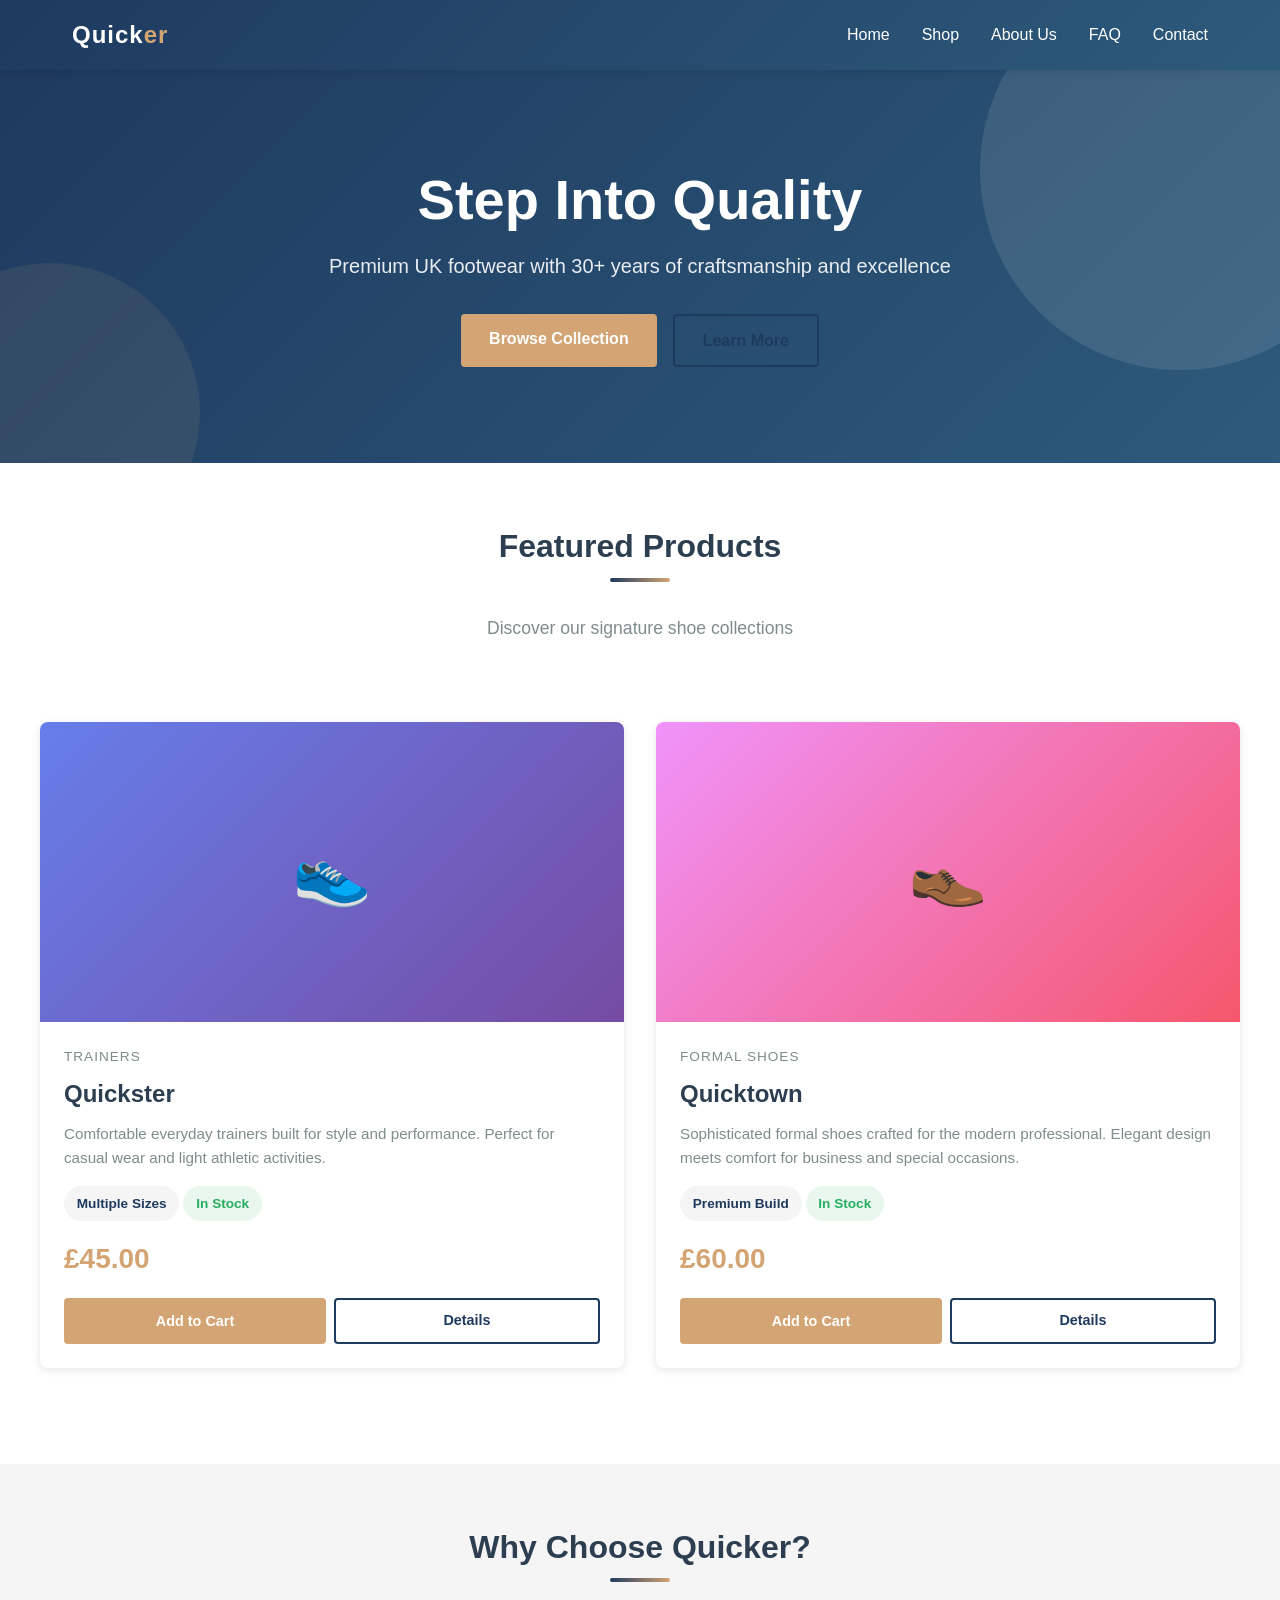
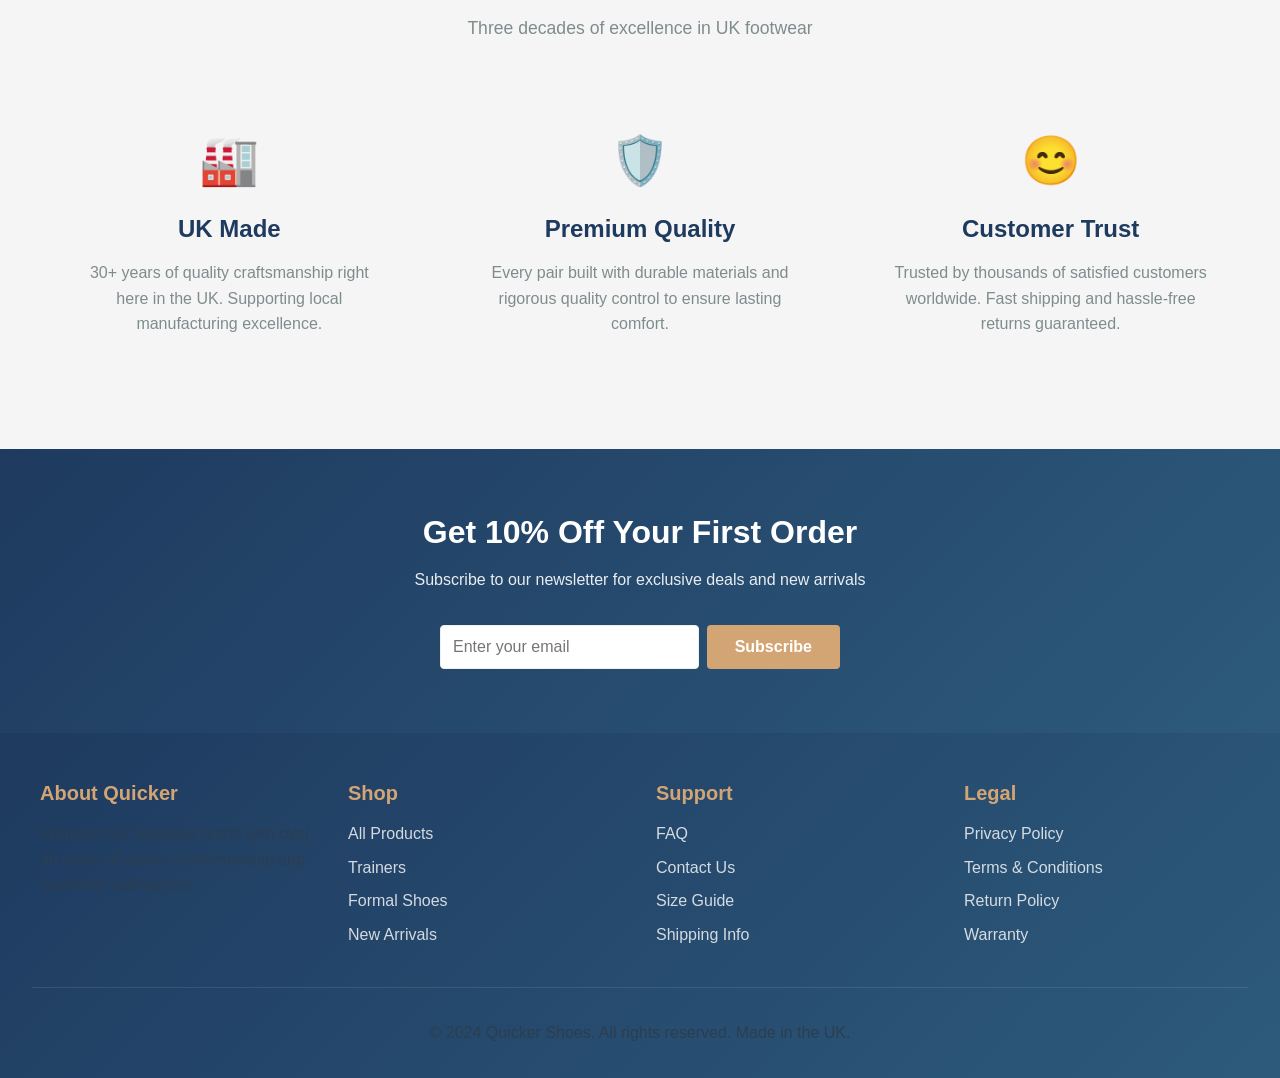
<file: index.html>
<!DOCTYPE html>
<html lang="en">
<head>
  <meta charset="UTF-8">
  <meta name="viewport" content="width=device-width, initial-scale=1.0">
  <title>Quicker Shoes - Premium UK Footwear</title>
  <link rel="stylesheet" href="assets/css/style.css">
</head>
<body>
  <!-- HEADER & NAVIGATION -->
  <header>
    <div class="navbar">
      <div class="logo">Quick<span>er</span></div>
      <div class="hamburger">
        <span></span>
        <span></span>
        <span></span>
      </div>
      <nav>
        <ul>
          <li><a href="index.html">Home</a></li>
          <li><a href="shop.html">Shop</a></li>
          <li><a href="about.html">About Us</a></li>
          <li><a href="faq.html">FAQ</a></li>
          <li><a href="contact.html">Contact</a></li>
        </ul>
      </nav>
    </div>
  </header>

  <!-- HERO SECTION -->
  <section class="hero">
    <div class="hero-content">
      <h1>Step Into Quality</h1>
      <p>Premium UK footwear with 30+ years of craftsmanship and excellence</p>
      <div class="hero-cta">
        <a href="shop.html" class="btn btn-primary">Browse Collection</a>
        <a href="#featured" class="btn btn-outline">Learn More</a>
      </div>
    </div>
  </section>

  <!-- FEATURED PRODUCTS SECTION -->
  <section id="featured">
    <div class="container">
      <div class="section-header">
        <h2>Featured Products</h2>
        <p>Discover our signature shoe collections</p>
      </div>

      <div class="product-grid">
        <!-- Quickster -->
        <div class="product-card">
          <div class="product-image" data-emoji="👟"></div>
          <div class="product-info">
            <div class="product-category">Trainers</div>
            <div class="product-name">Quickster</div>
            <div class="product-description">
              Comfortable everyday trainers built for style and performance. Perfect for casual wear and light athletic activities.
            </div>
            <div class="product-specs">
              <span class="badge">Multiple Sizes</span>
              <span class="badge badge-success">In Stock</span>
            </div>
            <div class="product-price">£45.00</div>
            <div class="product-footer">
              <button class="btn btn-primary" onclick="addToCart('Quickster', '£45.00')">Add to Cart</button>
              <a href="shop.html#quickster" class="btn btn-outline">Details</a>
            </div>
          </div>
        </div>

        <!-- Quicktown -->
        <div class="product-card">
          <div class="product-image" data-emoji="👞"></div>
          <div class="product-info">
            <div class="product-category">Formal Shoes</div>
            <div class="product-name">Quicktown</div>
            <div class="product-description">
              Sophisticated formal shoes crafted for the modern professional. Elegant design meets comfort for business and special occasions.
            </div>
            <div class="product-specs">
              <span class="badge">Premium Build</span>
              <span class="badge badge-success">In Stock</span>
            </div>
            <div class="product-price">£60.00</div>
            <div class="product-footer">
              <button class="btn btn-primary" onclick="addToCart('Quicktown', '£60.00')">Add to Cart</button>
              <a href="shop.html#quicktown" class="btn btn-outline">Details</a>
            </div>
          </div>
        </div>
      </div>
    </div>
  </section>

  <!-- FEATURES SECTION -->
  <section style="background: var(--light);">
    <div class="container">
      <div class="section-header">
        <h2>Why Choose Quicker?</h2>
        <p>Three decades of excellence in UK footwear</p>
      </div>

      <div class="features-grid">
        <div class="feature-card">
          <div class="feature-icon">🏭</div>
          <h3>UK Made</h3>
          <p>30+ years of quality craftsmanship right here in the UK. Supporting local manufacturing excellence.</p>
        </div>
        <div class="feature-card">
          <div class="feature-icon">🛡️</div>
          <h3>Premium Quality</h3>
          <p>Every pair built with durable materials and rigorous quality control to ensure lasting comfort.</p>
        </div>
        <div class="feature-card">
          <div class="feature-icon">😊</div>
          <h3>Customer Trust</h3>
          <p>Trusted by thousands of satisfied customers worldwide. Fast shipping and hassle-free returns guaranteed.</p>
        </div>
      </div>
    </div>
  </section>

  <!-- NEWSLETTER SECTION -->
  <section style="background: linear-gradient(135deg, var(--primary) 0%, var(--secondary) 100%); color: white; text-align: center;">
    <div class="container">
      <h2>Get 10% Off Your First Order</h2>
      <p style="color: rgba(255, 255, 255, 0.9); margin-bottom: 2rem;">Subscribe to our newsletter for exclusive deals and new arrivals</p>
      <form style="max-width: 400px; margin: 0 auto;">
        <div style="display: flex; gap: 0.5rem;">
          <input type="email" placeholder="Enter your email" required style="flex: 1; background: white; color: var(--text-dark);">
          <button type="submit" class="btn btn-primary">Subscribe</button>
        </div>
      </form>
    </div>
  </section>

  <!-- FOOTER -->
  <footer>
    <div class="footer-content">
      <div class="footer-section">
        <h4>About Quicker</h4>
        <p>Premium UK footwear brand with over 30 years of quality craftsmanship and customer satisfaction.</p>
      </div>
      <div class="footer-section">
        <h4>Shop</h4>
        <ul>
          <li><a href="shop.html">All Products</a></li>
          <li><a href="shop.html">Trainers</a></li>
          <li><a href="shop.html">Formal Shoes</a></li>
          <li><a href="shop.html">New Arrivals</a></li>
        </ul>
      </div>
      <div class="footer-section">
        <h4>Support</h4>
        <ul>
          <li><a href="faq.html">FAQ</a></li>
          <li><a href="contact.html">Contact Us</a></li>
          <li><a href="#">Size Guide</a></li>
          <li><a href="#">Shipping Info</a></li>
        </ul>
      </div>
      <div class="footer-section">
        <h4>Legal</h4>
        <ul>
          <li><a href="#">Privacy Policy</a></li>
          <li><a href="#">Terms & Conditions</a></li>
          <li><a href="#">Return Policy</a></li>
          <li><a href="#">Warranty</a></li>
        </ul>
      </div>
    </div>
    <div class="footer-bottom">
      <p>&copy; 2024 Quicker Shoes. All rights reserved. Made in the UK.</p>
    </div>
  </footer>

  <script src="assets/js/script.js"></script>
</body>
</html>
</file>
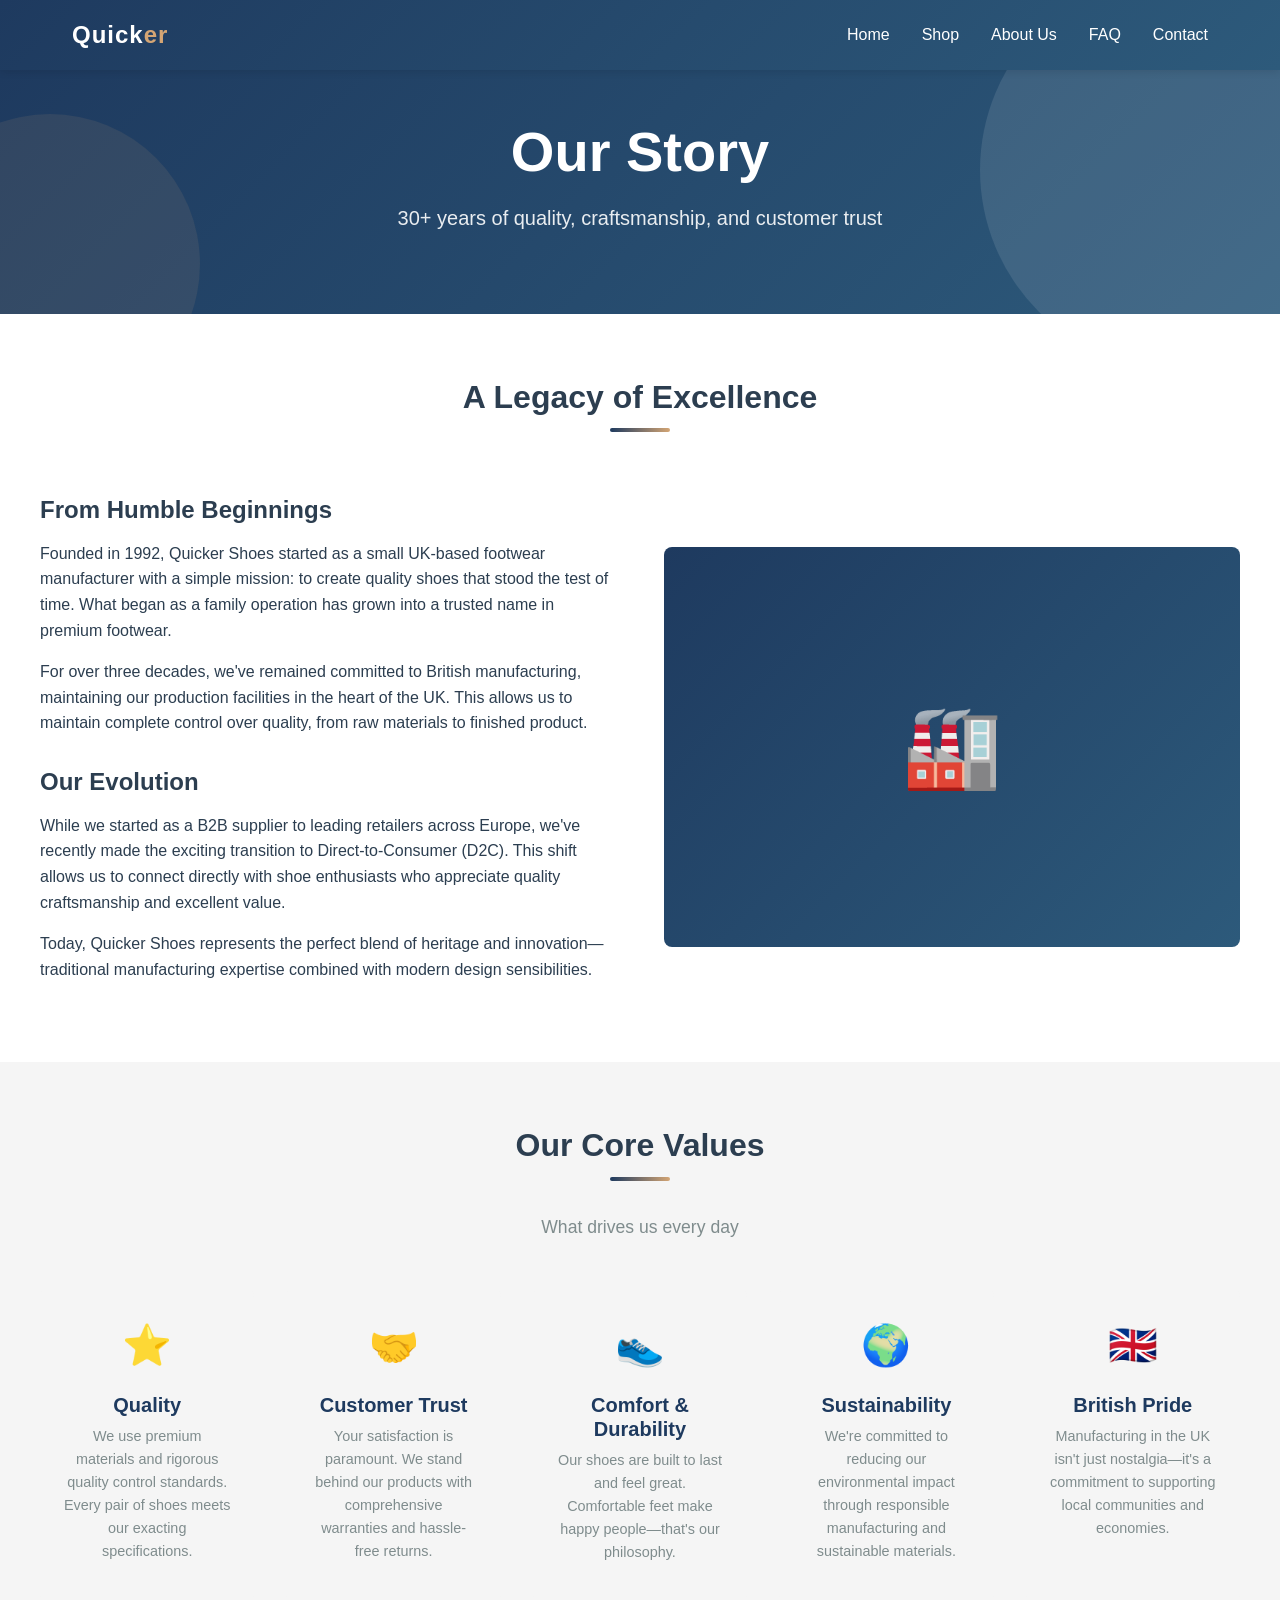
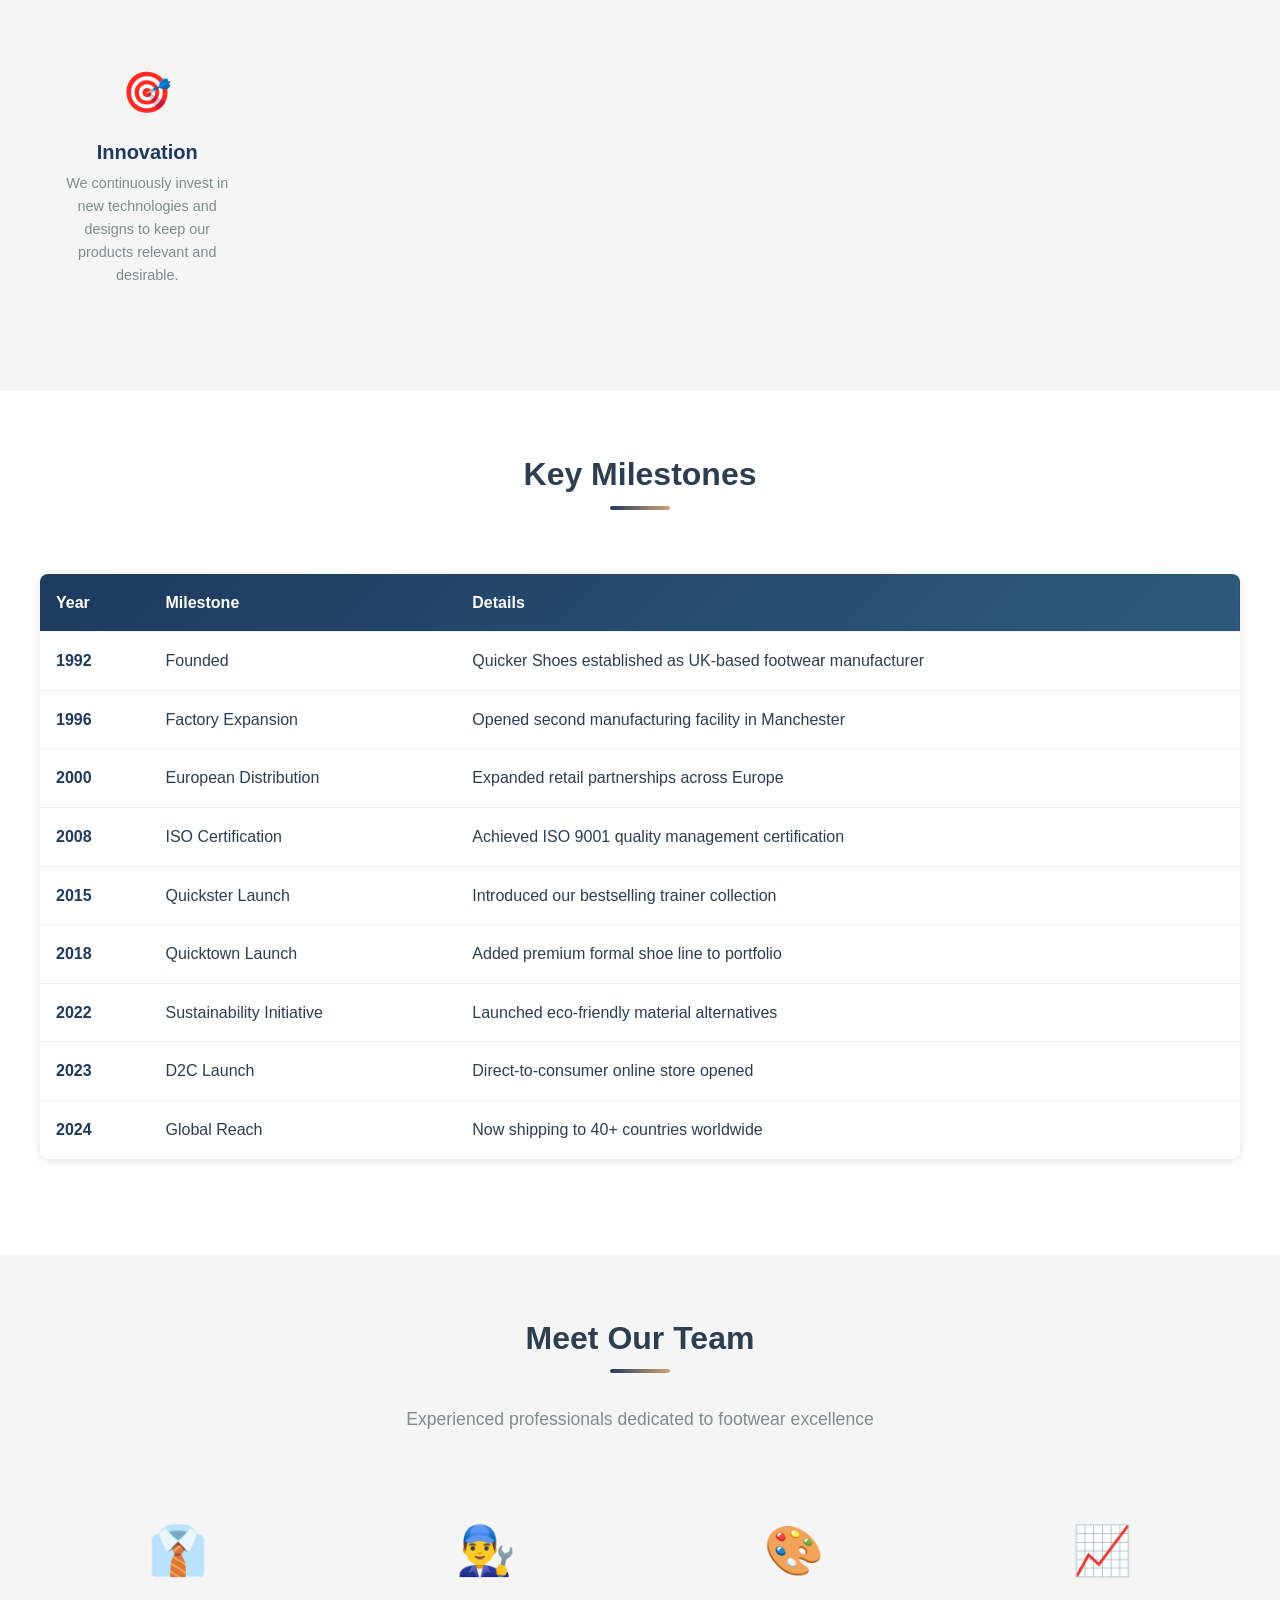
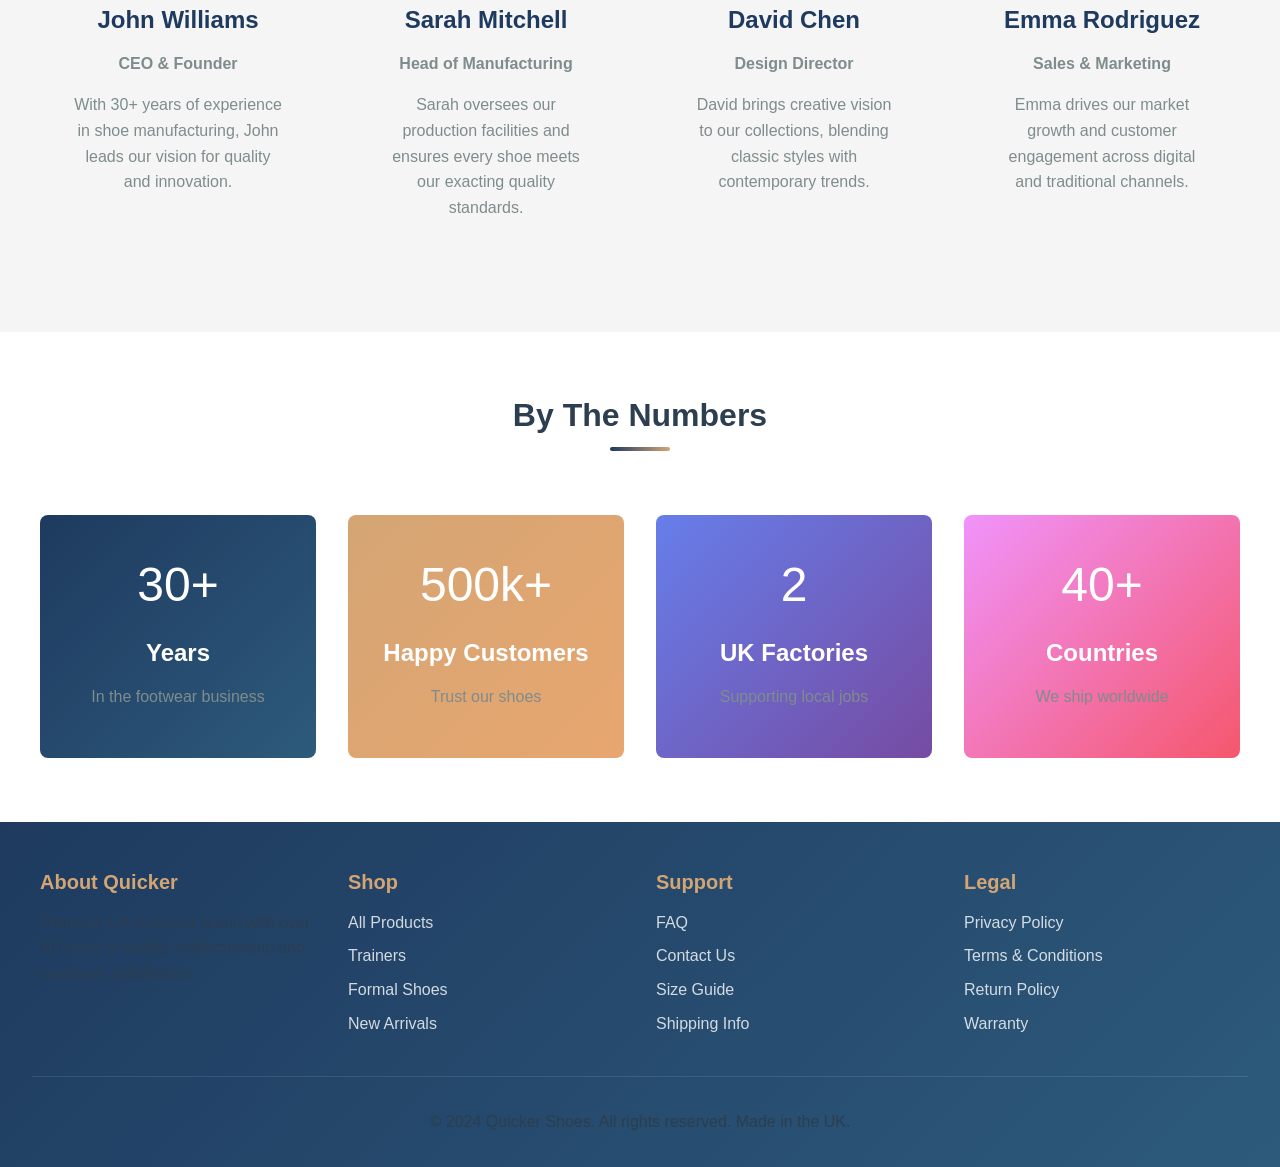
<file: about.html>
<!DOCTYPE html>
<html lang="en">
<head>
  <meta charset="UTF-8">
  <meta name="viewport" content="width=device-width, initial-scale=1.0">
  <title>About Us - Quicker Shoes</title>
  <link rel="stylesheet" href="assets/css/style.css">
</head>
<body>
  <!-- HEADER & NAVIGATION -->
  <header>
    <div class="navbar">
      <div class="logo">Quick<span>er</span></div>
      <div class="hamburger">
        <span></span>
        <span></span>
        <span></span>
      </div>
      <nav>
        <ul>
          <li><a href="index.html">Home</a></li>
          <li><a href="shop.html">Shop</a></li>
          <li><a href="about.html">About Us</a></li>
          <li><a href="faq.html">FAQ</a></li>
          <li><a href="contact.html">Contact</a></li>
        </ul>
      </nav>
    </div>
  </header>

  <!-- PAGE HERO -->
  <section class="hero" style="padding: 3rem 2rem;">
    <div class="hero-content">
      <h1>Our Story</h1>
      <p>30+ years of quality, craftsmanship, and customer trust</p>
    </div>
  </section>

  <!-- COMPANY HISTORY -->
  <section>
    <div class="container">
      <div class="section-header">
        <h2>A Legacy of Excellence</h2>
      </div>

      <div class="about-grid">
        <div>
          <h3>From Humble Beginnings</h3>
          <p>Founded in 1992, Quicker Shoes started as a small UK-based footwear manufacturer with a simple mission: to create quality shoes that stood the test of time. What began as a family operation has grown into a trusted name in premium footwear.</p>
          
          <p>For over three decades, we've remained committed to British manufacturing, maintaining our production facilities in the heart of the UK. This allows us to maintain complete control over quality, from raw materials to finished product.</p>

          <h3 style="margin-top: 2rem;">Our Evolution</h3>
          <p>While we started as a B2B supplier to leading retailers across Europe, we've recently made the exciting transition to Direct-to-Consumer (D2C). This shift allows us to connect directly with shoe enthusiasts who appreciate quality craftsmanship and excellent value.</p>

          <p>Today, Quicker Shoes represents the perfect blend of heritage and innovation—traditional manufacturing expertise combined with modern design sensibilities.</p>
        </div>

        <div class="about-image">
          <span>🏭</span>
        </div>
      </div>
    </div>
  </section>

  <!-- VALUES SECTION -->
  <section style="background: var(--light);">
    <div class="container">
      <div class="section-header">
        <h2>Our Core Values</h2>
        <p>What drives us every day</p>
      </div>

      <div class="values-grid">
        <div class="value-card">
          <div class="value-icon">⭐</div>
          <h4>Quality</h4>
          <p>We use premium materials and rigorous quality control standards. Every pair of shoes meets our exacting specifications.</p>
        </div>

        <div class="value-card">
          <div class="value-icon">🤝</div>
          <h4>Customer Trust</h4>
          <p>Your satisfaction is paramount. We stand behind our products with comprehensive warranties and hassle-free returns.</p>
        </div>

        <div class="value-card">
          <div class="value-icon">👟</div>
          <h4>Comfort & Durability</h4>
          <p>Our shoes are built to last and feel great. Comfortable feet make happy people—that's our philosophy.</p>
        </div>

        <div class="value-card">
          <div class="value-icon">🌍</div>
          <h4>Sustainability</h4>
          <p>We're committed to reducing our environmental impact through responsible manufacturing and sustainable materials.</p>
        </div>

        <div class="value-card">
          <div class="value-icon">🇬🇧</div>
          <h4>British Pride</h4>
          <p>Manufacturing in the UK isn't just nostalgia—it's a commitment to supporting local communities and economies.</p>
        </div>

        <div class="value-card">
          <div class="value-icon">🎯</div>
          <h4>Innovation</h4>
          <p>We continuously invest in new technologies and designs to keep our products relevant and desirable.</p>
        </div>
      </div>
    </div>
  </section>

  <!-- COMPANY MILESTONES -->
  <section>
    <div class="container">
      <div class="section-header">
        <h2>Key Milestones</h2>
      </div>

      <table class="specs-table">
        <thead>
          <tr>
            <th>Year</th>
            <th>Milestone</th>
            <th>Details</th>
          </tr>
        </thead>
        <tbody>
          <tr>
            <td class="label">1992</td>
            <td>Founded</td>
            <td>Quicker Shoes established as UK-based footwear manufacturer</td>
          </tr>
          <tr>
            <td class="label">1996</td>
            <td>Factory Expansion</td>
            <td>Opened second manufacturing facility in Manchester</td>
          </tr>
          <tr>
            <td class="label">2000</td>
            <td>European Distribution</td>
            <td>Expanded retail partnerships across Europe</td>
          </tr>
          <tr>
            <td class="label">2008</td>
            <td>ISO Certification</td>
            <td>Achieved ISO 9001 quality management certification</td>
          </tr>
          <tr>
            <td class="label">2015</td>
            <td>Quickster Launch</td>
            <td>Introduced our bestselling trainer collection</td>
          </tr>
          <tr>
            <td class="label">2018</td>
            <td>Quicktown Launch</td>
            <td>Added premium formal shoe line to portfolio</td>
          </tr>
          <tr>
            <td class="label">2022</td>
            <td>Sustainability Initiative</td>
            <td>Launched eco-friendly material alternatives</td>
          </tr>
          <tr>
            <td class="label">2023</td>
            <td>D2C Launch</td>
            <td>Direct-to-consumer online store opened</td>
          </tr>
          <tr>
            <td class="label">2024</td>
            <td>Global Reach</td>
            <td>Now shipping to 40+ countries worldwide</td>
          </tr>
        </tbody>
      </table>
    </div>
  </section>

  <!-- TEAM SECTION -->
  <section style="background: var(--light);">
    <div class="container">
      <div class="section-header">
        <h2>Meet Our Team</h2>
        <p>Experienced professionals dedicated to footwear excellence</p>
      </div>

      <div class="features-grid">
        <div class="feature-card">
          <div class="feature-icon">👔</div>
          <h3>John Williams</h3>
          <p><strong>CEO & Founder</strong></p>
          <p>With 30+ years of experience in shoe manufacturing, John leads our vision for quality and innovation.</p>
        </div>

        <div class="feature-card">
          <div class="feature-icon">👨‍🔧</div>
          <h3>Sarah Mitchell</h3>
          <p><strong>Head of Manufacturing</strong></p>
          <p>Sarah oversees our production facilities and ensures every shoe meets our exacting quality standards.</p>
        </div>

        <div class="feature-card">
          <div class="feature-icon">🎨</div>
          <h3>David Chen</h3>
          <p><strong>Design Director</strong></p>
          <p>David brings creative vision to our collections, blending classic styles with contemporary trends.</p>
        </div>

        <div class="feature-card">
          <div class="feature-icon">📈</div>
          <h3>Emma Rodriguez</h3>
          <p><strong>Sales & Marketing</strong></p>
          <p>Emma drives our market growth and customer engagement across digital and traditional channels.</p>
        </div>
      </div>
    </div>
  </section>

  <!-- STATISTICS -->
  <section>
    <div class="container">
      <div class="section-header">
        <h2>By The Numbers</h2>
      </div>

      <div class="features-grid">
        <div class="feature-card" style="background: linear-gradient(135deg, var(--primary) 0%, var(--secondary) 100%); color: white;">
          <div class="feature-icon">30+</div>
          <h3 style="color: white;">Years</h3>
          <p>In the footwear business</p>
        </div>

        <div class="feature-card" style="background: linear-gradient(135deg, var(--accent) 0%, #e8a66f 100%); color: white;">
          <div class="feature-icon">500k+</div>
          <h3 style="color: white;">Happy Customers</h3>
          <p>Trust our shoes</p>
        </div>

        <div class="feature-card" style="background: linear-gradient(135deg, #667eea 0%, #764ba2 100%); color: white;">
          <div class="feature-icon">2</div>
          <h3 style="color: white;">UK Factories</h3>
          <p>Supporting local jobs</p>
        </div>

        <div class="feature-card" style="background: linear-gradient(135deg, #f093fb 0%, #f5576c 100%); color: white;">
          <div class="feature-icon">40+</div>
          <h3 style="color: white;">Countries</h3>
          <p>We ship worldwide</p>
        </div>
      </div>
    </div>
  </section>

  <!-- FOOTER -->
  <footer>
    <div class="footer-content">
      <div class="footer-section">
        <h4>About Quicker</h4>
        <p>Premium UK footwear brand with over 30 years of quality craftsmanship and customer satisfaction.</p>
      </div>
      <div class="footer-section">
        <h4>Shop</h4>
        <ul>
          <li><a href="shop.html">All Products</a></li>
          <li><a href="shop.html">Trainers</a></li>
          <li><a href="shop.html">Formal Shoes</a></li>
          <li><a href="shop.html">New Arrivals</a></li>
        </ul>
      </div>
      <div class="footer-section">
        <h4>Support</h4>
        <ul>
          <li><a href="faq.html">FAQ</a></li>
          <li><a href="contact.html">Contact Us</a></li>
          <li><a href="#">Size Guide</a></li>
          <li><a href="#">Shipping Info</a></li>
        </ul>
      </div>
      <div class="footer-section">
        <h4>Legal</h4>
        <ul>
          <li><a href="#">Privacy Policy</a></li>
          <li><a href="#">Terms & Conditions</a></li>
          <li><a href="#">Return Policy</a></li>
          <li><a href="#">Warranty</a></li>
        </ul>
      </div>
    </div>
    <div class="footer-bottom">
      <p>&copy; 2024 Quicker Shoes. All rights reserved. Made in the UK.</p>
    </div>
  </footer>

  <script src="assets/js/script.js"></script>
</body>
</html>
</file>
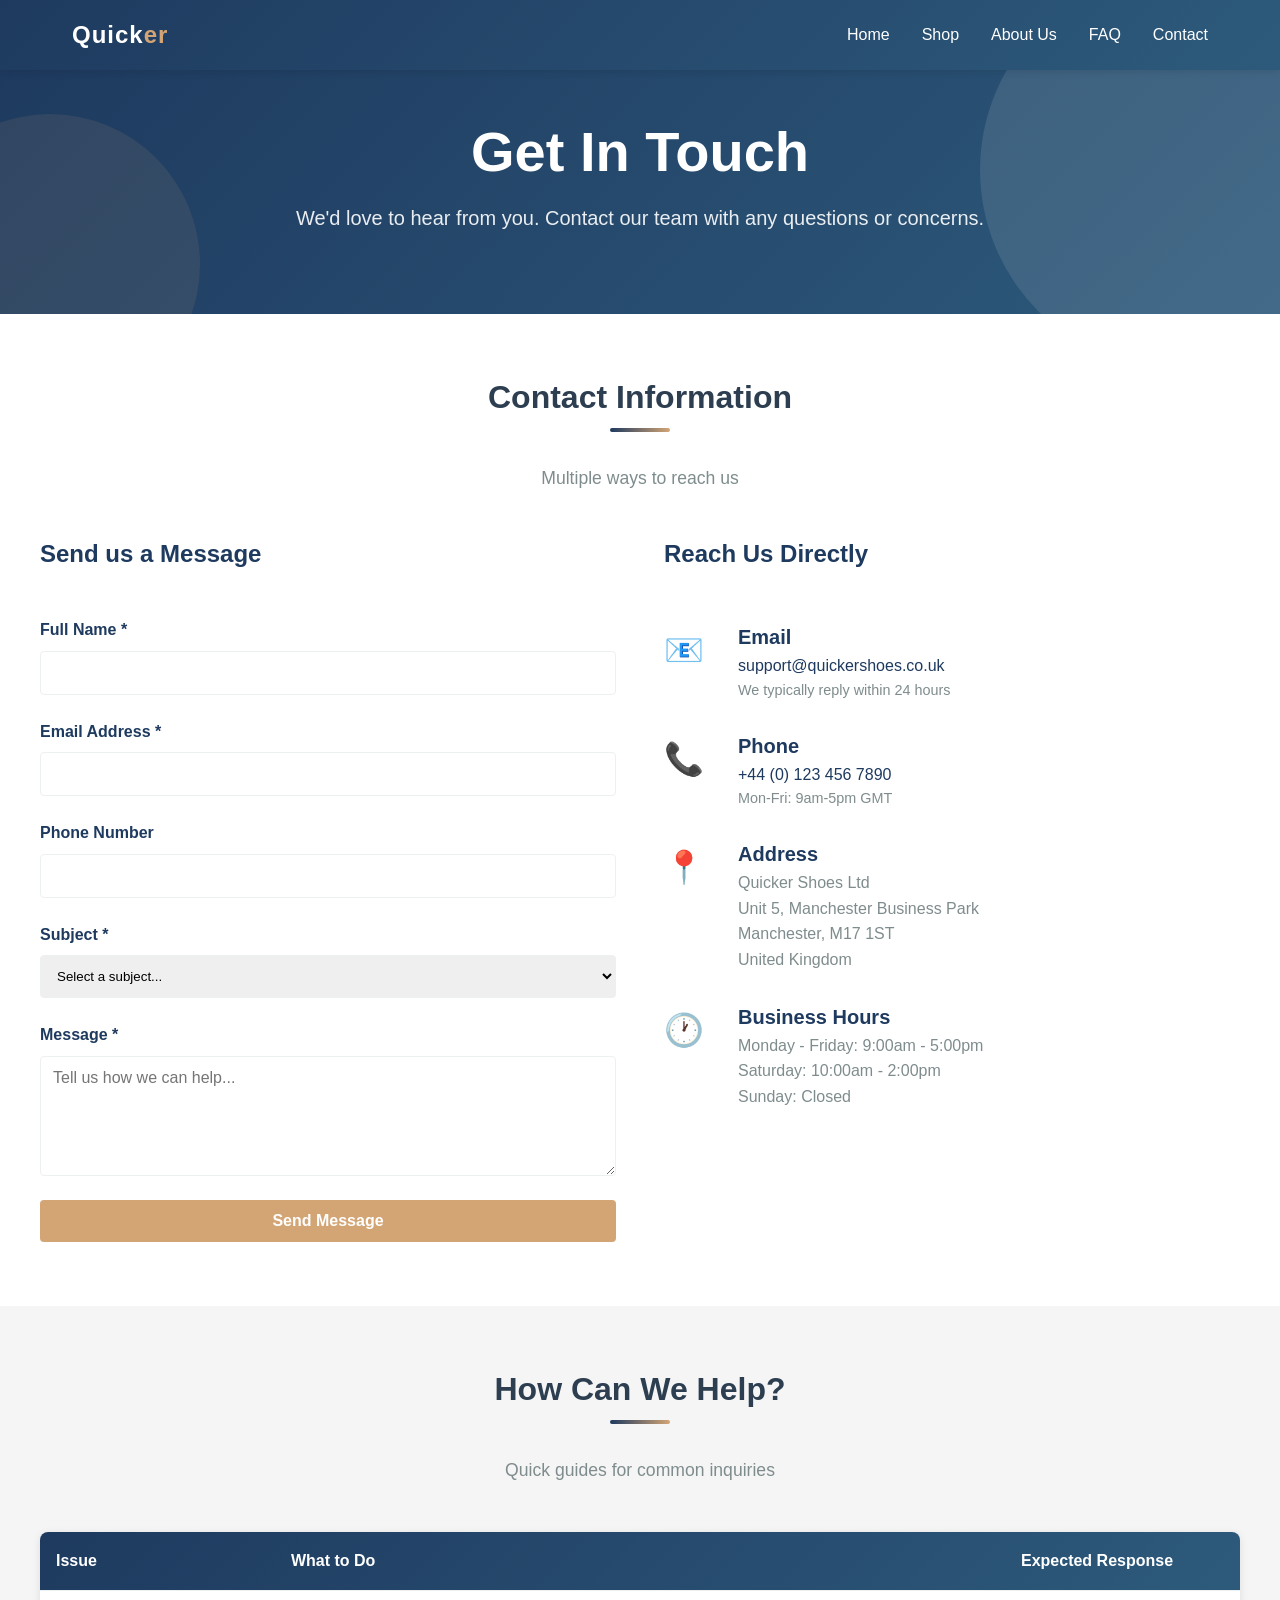
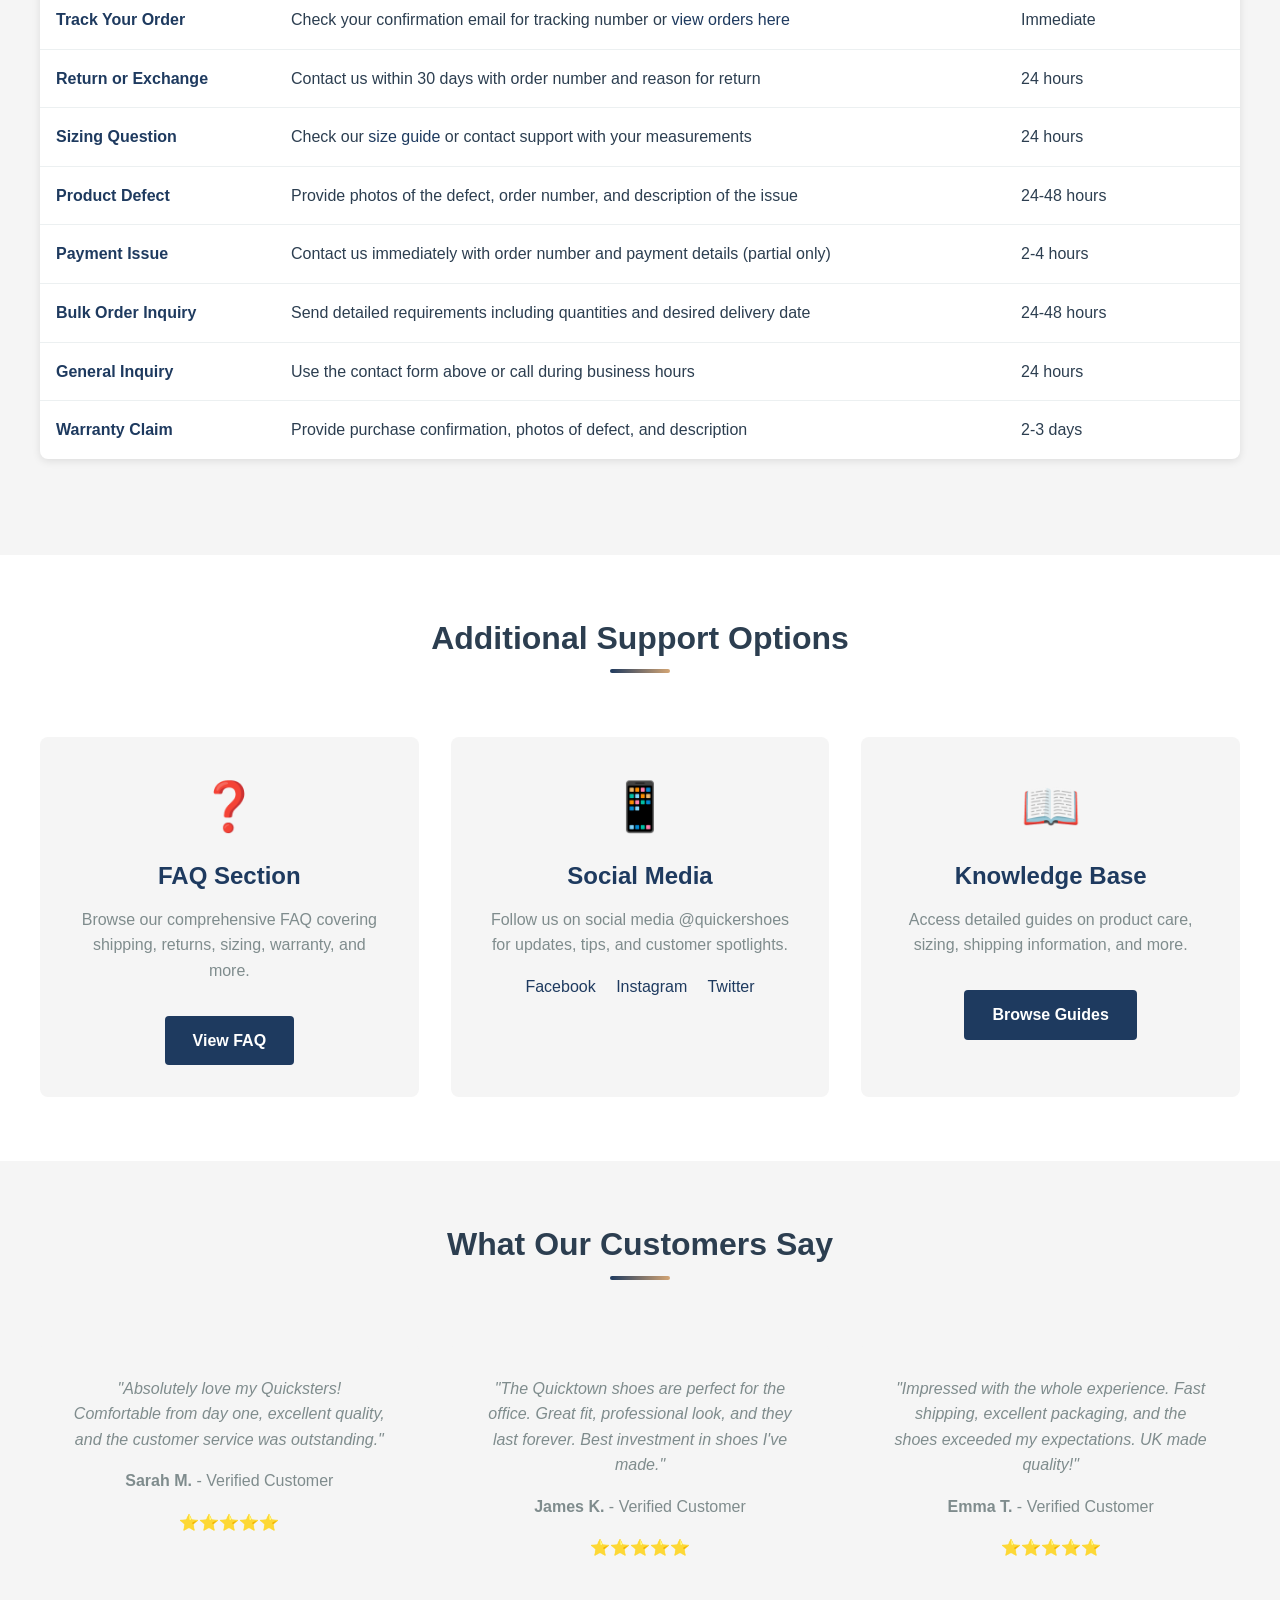
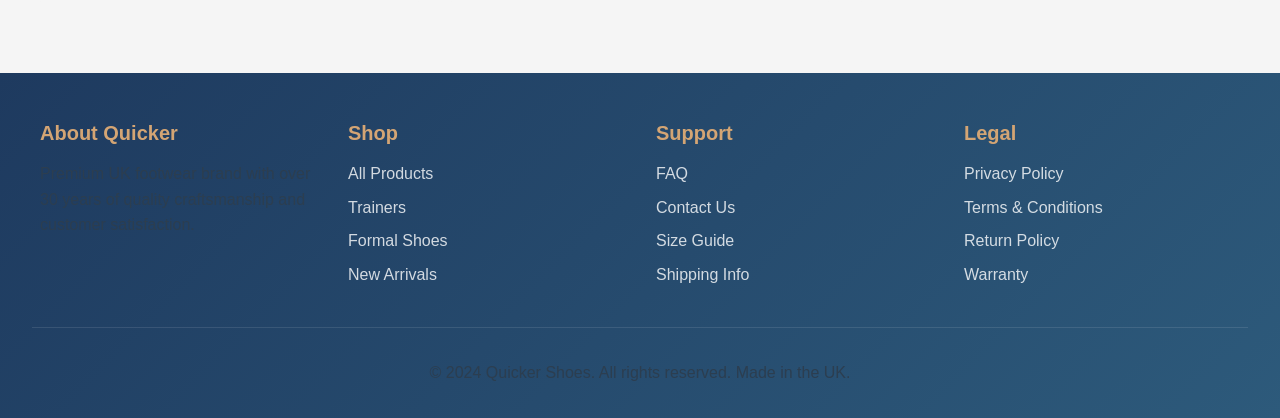
<file: contact.html>
<!DOCTYPE html>
<html lang="en">
<head>
  <meta charset="UTF-8">
  <meta name="viewport" content="width=device-width, initial-scale=1.0">
  <title>Contact Us - Quicker Shoes</title>
  <link rel="stylesheet" href="assets/css/style.css">
</head>
<body>
  <!-- HEADER & NAVIGATION -->
  <header>
    <div class="navbar">
      <div class="logo">Quick<span>er</span></div>
      <div class="hamburger">
        <span></span>
        <span></span>
        <span></span>
      </div>
      <nav>
        <ul>
          <li><a href="index.html">Home</a></li>
          <li><a href="shop.html">Shop</a></li>
          <li><a href="about.html">About Us</a></li>
          <li><a href="faq.html">FAQ</a></li>
          <li><a href="contact.html">Contact</a></li>
        </ul>
      </nav>
    </div>
  </header>

  <!-- PAGE HERO -->
  <section class="hero" style="padding: 3rem 2rem;">
    <div class="hero-content">
      <h1>Get In Touch</h1>
      <p>We'd love to hear from you. Contact our team with any questions or concerns.</p>
    </div>
  </section>

  <!-- CONTACT SECTION -->
  <section>
    <div class="container">
      <div class="section-header">
        <h2>Contact Information</h2>
        <p>Multiple ways to reach us</p>
      </div>

      <div class="contact-grid">
        <!-- Contact Form -->
        <form>
          <h3 style="color: var(--primary); margin-bottom: 1.5rem;">Send us a Message</h3>
          
          <div class="form-group">
            <label for="name">Full Name *</label>
            <input type="text" id="name" name="name" required>
          </div>

          <div class="form-group">
            <label for="email">Email Address *</label>
            <input type="email" id="email" name="email" required>
          </div>

          <div class="form-group">
            <label for="phone">Phone Number</label>
            <input type="tel" id="phone" name="phone">
          </div>

          <div class="form-group">
            <label for="subject">Subject *</label>
            <select id="subject" name="subject" required style="padding: 0.75rem; border: 1px solid var(--border); border-radius: 4px;">
              <option value="">Select a subject...</option>
              <option value="order">Order Inquiry</option>
              <option value="return">Returns & Exchanges</option>
              <option value="product">Product Information</option>
              <option value="complaint">Complaint</option>
              <option value="feedback">General Feedback</option>
              <option value="partnership">Partnership Opportunity</option>
              <option value="other">Other</option>
            </select>
          </div>

          <div class="form-group">
            <label for="message">Message *</label>
            <textarea id="message" name="message" placeholder="Tell us how we can help..." required></textarea>
          </div>

          <button type="submit" class="btn btn-primary" style="width: 100%;">Send Message</button>
        </form>

        <!-- Contact Information -->
        <div class="contact-info">
          <h3 style="color: var(--primary); margin-bottom: 1.5rem;">Reach Us Directly</h3>

          <div class="contact-item">
            <div class="contact-icon">📧</div>
            <div class="contact-text">
              <h4>Email</h4>
              <p><a href="mailto:support@quickershoes.co.uk">support@quickershoes.co.uk</a></p>
              <p style="font-size: 0.9rem; color: var(--text-light);">We typically reply within 24 hours</p>
            </div>
          </div>

          <div class="contact-item">
            <div class="contact-icon">📞</div>
            <div class="contact-text">
              <h4>Phone</h4>
              <p><a href="tel:+441234567890">+44 (0) 123 456 7890</a></p>
              <p style="font-size: 0.9rem; color: var(--text-light);">Mon-Fri: 9am-5pm GMT</p>
            </div>
          </div>

          <div class="contact-item">
            <div class="contact-icon">📍</div>
            <div class="contact-text">
              <h4>Address</h4>
              <p>Quicker Shoes Ltd<br>
              Unit 5, Manchester Business Park<br>
              Manchester, M17 1ST<br>
              United Kingdom</p>
            </div>
          </div>

          <div class="contact-item">
            <div class="contact-icon">🕐</div>
            <div class="contact-text">
              <h4>Business Hours</h4>
              <p>Monday - Friday: 9:00am - 5:00pm<br>
              Saturday: 10:00am - 2:00pm<br>
              Sunday: Closed</p>
            </div>
          </div>
        </div>
      </div>
    </div>
  </section>

  <!-- SUPPORT CATEGORIES -->
  <section style="background: var(--light);">
    <div class="container">
      <div class="section-header">
        <h2>How Can We Help?</h2>
        <p>Quick guides for common inquiries</p>
      </div>

      <table class="specs-table">
        <thead>
          <tr>
            <th>Issue</th>
            <th>What to Do</th>
            <th>Expected Response</th>
          </tr>
        </thead>
        <tbody>
          <tr>
            <td class="label">Track Your Order</td>
            <td>Check your confirmation email for tracking number or <a href="#">view orders here</a></td>
            <td>Immediate</td>
          </tr>
          <tr>
            <td class="label">Return or Exchange</td>
            <td>Contact us within 30 days with order number and reason for return</td>
            <td>24 hours</td>
          </tr>
          <tr>
            <td class="label">Sizing Question</td>
            <td>Check our <a href="shop.html">size guide</a> or contact support with your measurements</td>
            <td>24 hours</td>
          </tr>
          <tr>
            <td class="label">Product Defect</td>
            <td>Provide photos of the defect, order number, and description of the issue</td>
            <td>24-48 hours</td>
          </tr>
          <tr>
            <td class="label">Payment Issue</td>
            <td>Contact us immediately with order number and payment details (partial only)</td>
            <td>2-4 hours</td>
          </tr>
          <tr>
            <td class="label">Bulk Order Inquiry</td>
            <td>Send detailed requirements including quantities and desired delivery date</td>
            <td>24-48 hours</td>
          </tr>
          <tr>
            <td class="label">General Inquiry</td>
            <td>Use the contact form above or call during business hours</td>
            <td>24 hours</td>
          </tr>
          <tr>
            <td class="label">Warranty Claim</td>
            <td>Provide purchase confirmation, photos of defect, and description</td>
            <td>2-3 days</td>
          </tr>
        </tbody>
      </table>
    </div>
  </section>

  <!-- LIVE CHAT ALTERNATIVE -->
  <section>
    <div class="container">
      <div class="section-header">
        <h2>Additional Support Options</h2>
      </div>

      <div class="features-grid">
        <div class="feature-card">
          <div class="feature-icon">❓</div>
          <h3>FAQ Section</h3>
          <p>Browse our comprehensive FAQ covering shipping, returns, sizing, warranty, and more.</p>
          <a href="faq.html" class="btn btn-secondary" style="margin-top: 1rem;">View FAQ</a>
        </div>

        <div class="feature-card">
          <div class="feature-icon">📱</div>
          <h3>Social Media</h3>
          <p>Follow us on social media @quickershoes for updates, tips, and customer spotlights.</p>
          <div style="margin-top: 1rem;">
            <a href="#" style="color: var(--primary); margin-right: 1rem;">Facebook</a>
            <a href="#" style="color: var(--primary); margin-right: 1rem;">Instagram</a>
            <a href="#" style="color: var(--primary);">Twitter</a>
          </div>
        </div>

        <div class="feature-card">
          <div class="feature-icon">📖</div>
          <h3>Knowledge Base</h3>
          <p>Access detailed guides on product care, sizing, shipping information, and more.</p>
          <a href="shop.html" class="btn btn-secondary" style="margin-top: 1rem;">Browse Guides</a>
        </div>
      </div>
    </div>
  </section>

  <!-- TESTIMONIALS SECTION -->
  <section style="background: var(--light);">
    <div class="container">
      <div class="section-header">
        <h2>What Our Customers Say</h2>
      </div>

      <div class="features-grid">
        <div class="feature-card">
          <p style="font-style: italic; margin-bottom: 1rem;">"Absolutely love my Quicksters! Comfortable from day one, excellent quality, and the customer service was outstanding."</p>
          <p><strong>Sarah M.</strong> - Verified Customer</p>
          <p style="color: var(--accent);">⭐⭐⭐⭐⭐</p>
        </div>

        <div class="feature-card">
          <p style="font-style: italic; margin-bottom: 1rem;">"The Quicktown shoes are perfect for the office. Great fit, professional look, and they last forever. Best investment in shoes I've made."</p>
          <p><strong>James K.</strong> - Verified Customer</p>
          <p style="color: var(--accent);">⭐⭐⭐⭐⭐</p>
        </div>

        <div class="feature-card">
          <p style="font-style: italic; margin-bottom: 1rem;">"Impressed with the whole experience. Fast shipping, excellent packaging, and the shoes exceeded my expectations. UK made quality!"</p>
          <p><strong>Emma T.</strong> - Verified Customer</p>
          <p style="color: var(--accent);">⭐⭐⭐⭐⭐</p>
        </div>
      </div>
    </div>
  </section>

  <!-- FOOTER -->
  <footer>
    <div class="footer-content">
      <div class="footer-section">
        <h4>About Quicker</h4>
        <p>Premium UK footwear brand with over 30 years of quality craftsmanship and customer satisfaction.</p>
      </div>
      <div class="footer-section">
        <h4>Shop</h4>
        <ul>
          <li><a href="shop.html">All Products</a></li>
          <li><a href="shop.html">Trainers</a></li>
          <li><a href="shop.html">Formal Shoes</a></li>
          <li><a href="shop.html">New Arrivals</a></li>
        </ul>
      </div>
      <div class="footer-section">
        <h4>Support</h4>
        <ul>
          <li><a href="faq.html">FAQ</a></li>
          <li><a href="contact.html">Contact Us</a></li>
          <li><a href="#">Size Guide</a></li>
          <li><a href="#">Shipping Info</a></li>
        </ul>
      </div>
      <div class="footer-section">
        <h4>Legal</h4>
        <ul>
          <li><a href="#">Privacy Policy</a></li>
          <li><a href="#">Terms & Conditions</a></li>
          <li><a href="#">Return Policy</a></li>
          <li><a href="#">Warranty</a></li>
        </ul>
      </div>
    </div>
    <div class="footer-bottom">
      <p>&copy; 2024 Quicker Shoes. All rights reserved. Made in the UK.</p>
    </div>
  </footer>

  <script src="assets/js/script.js"></script>
</body>
</html>
</file>
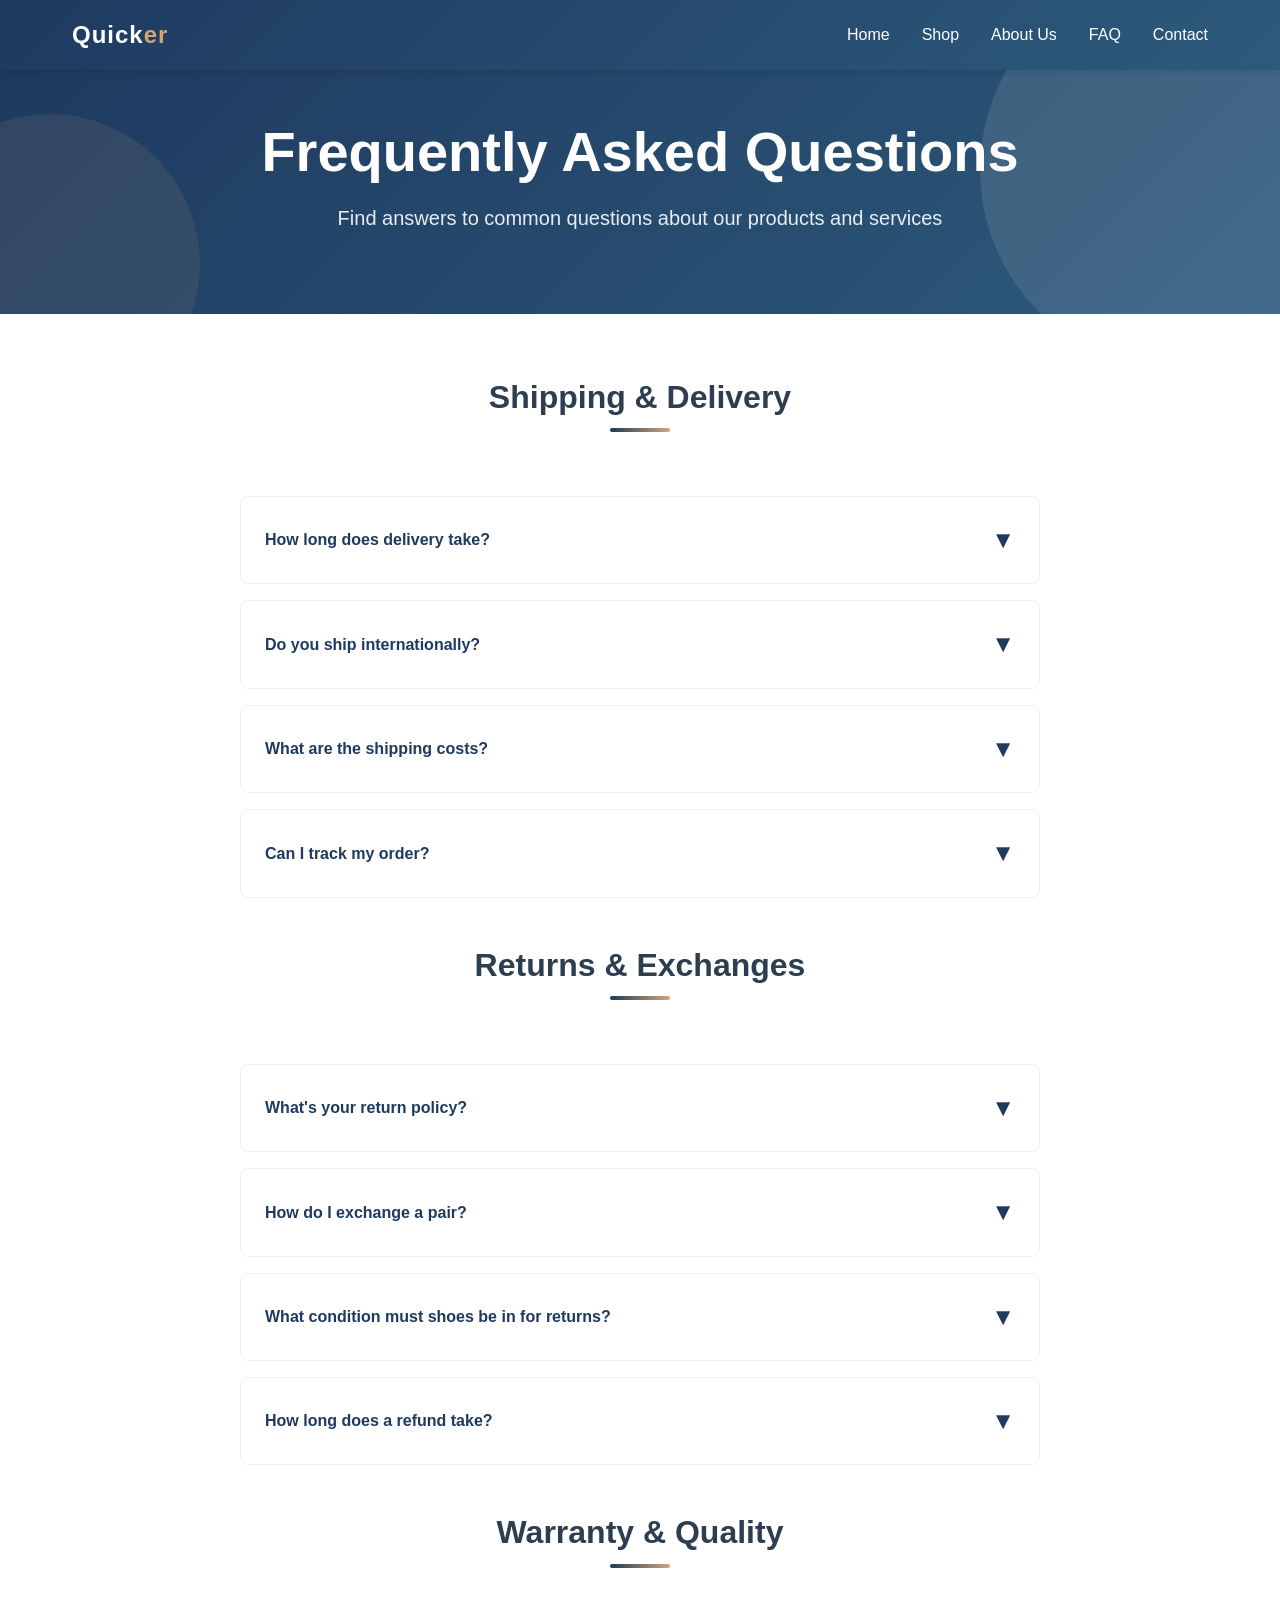
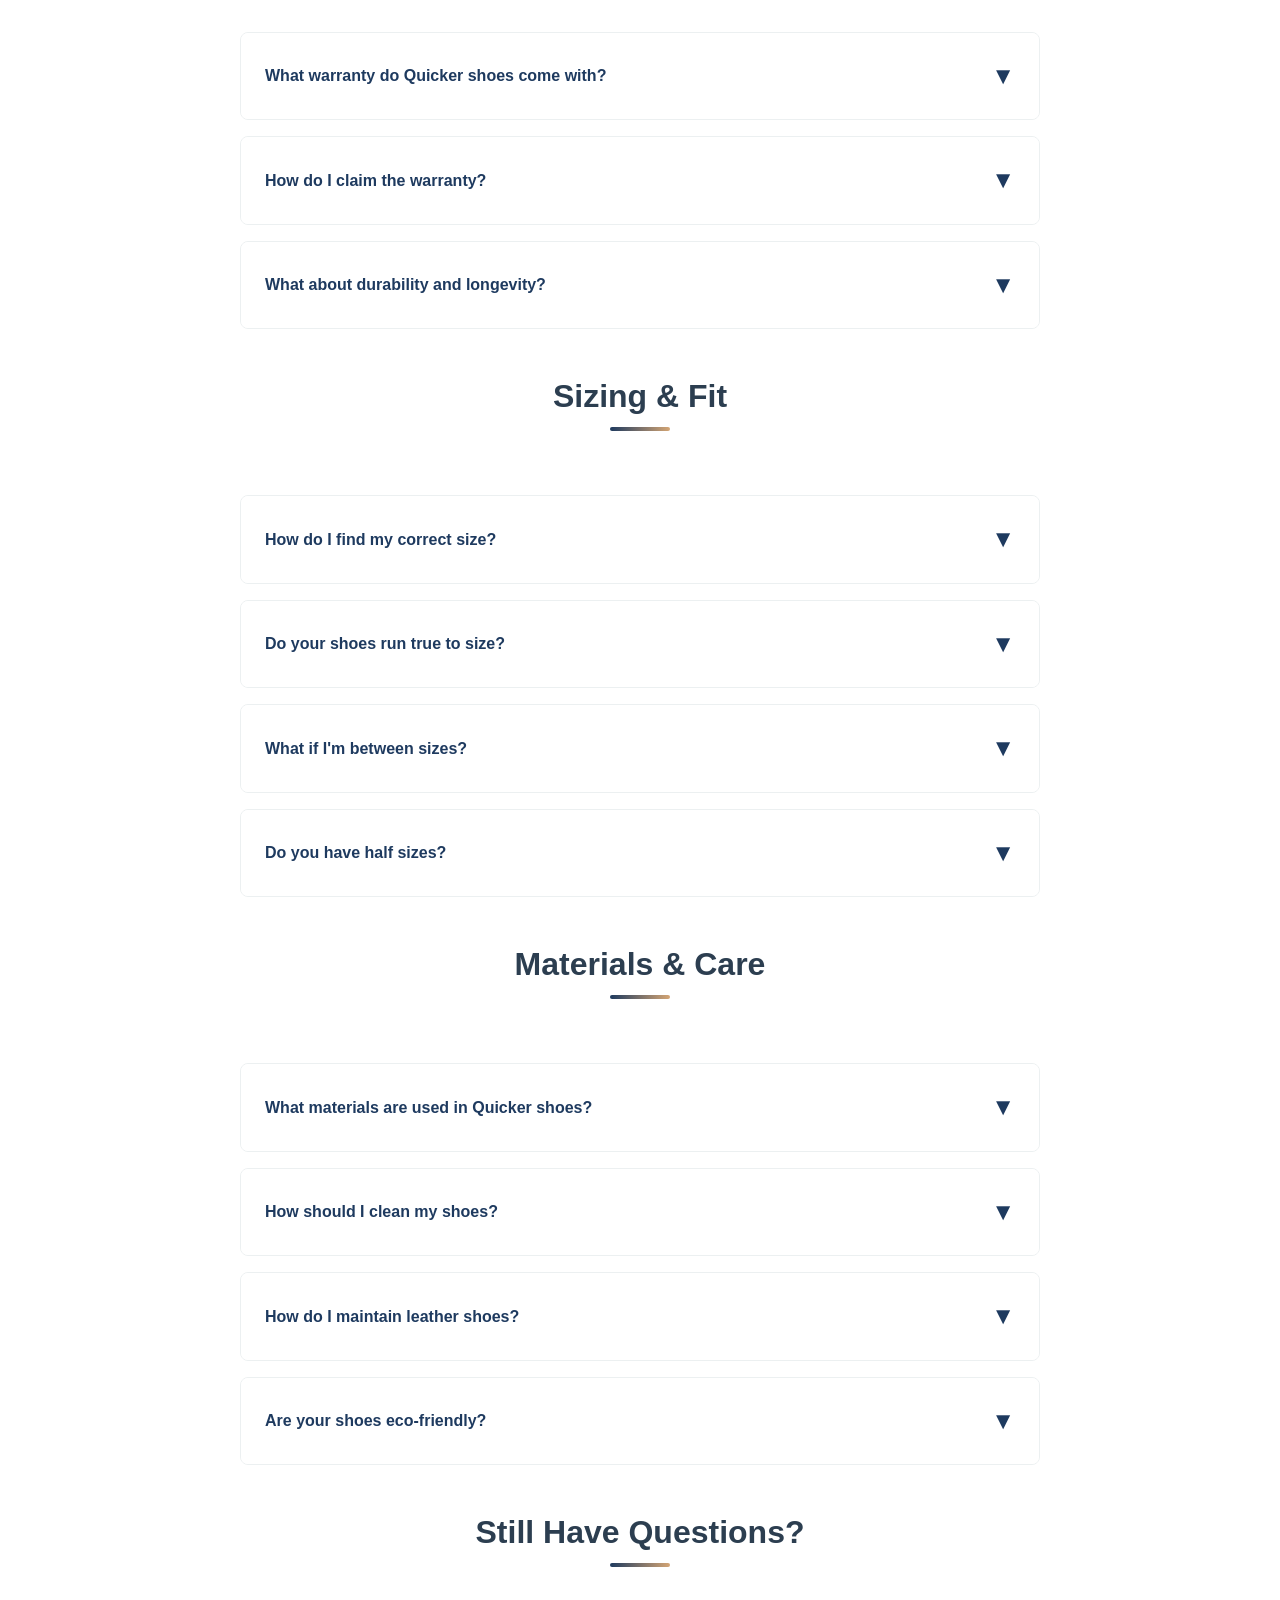
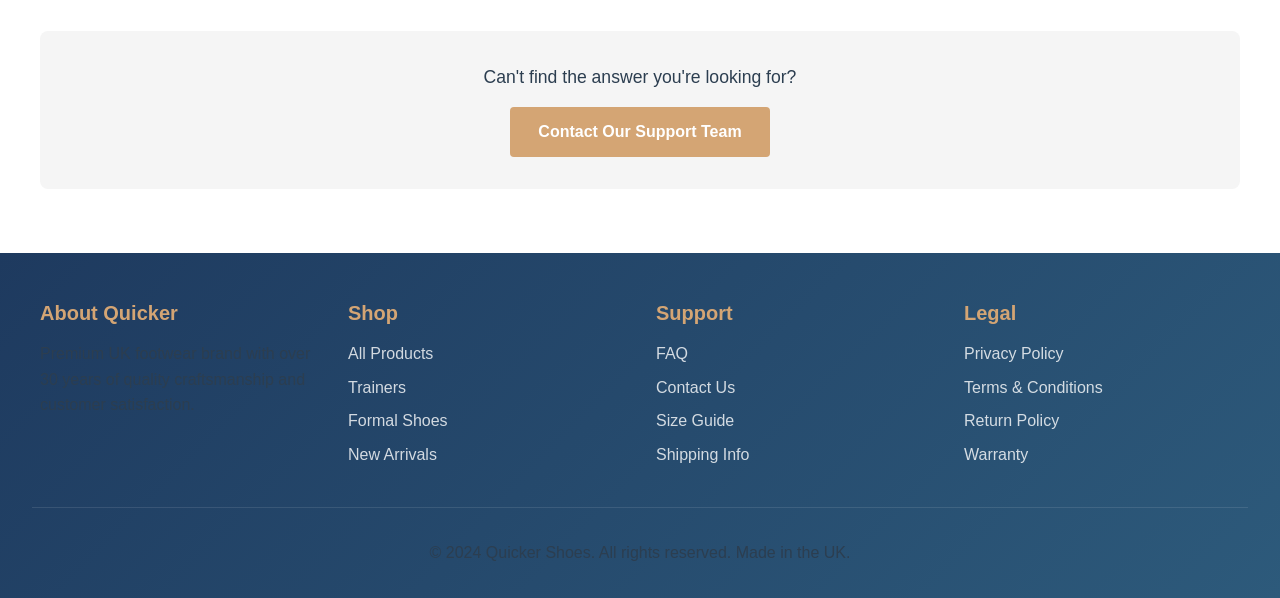
<file: faq.html>
<!DOCTYPE html>
<html lang="en">
<head>
  <meta charset="UTF-8">
  <meta name="viewport" content="width=device-width, initial-scale=1.0">
  <title>FAQ - Quicker Shoes</title>
  <link rel="stylesheet" href="assets/css/style.css">
</head>
<body>
  <!-- HEADER & NAVIGATION -->
  <header>
    <div class="navbar">
      <div class="logo">Quick<span>er</span></div>
      <div class="hamburger">
        <span></span>
        <span></span>
        <span></span>
      </div>
      <nav>
        <ul>
          <li><a href="index.html">Home</a></li>
          <li><a href="shop.html">Shop</a></li>
          <li><a href="about.html">About Us</a></li>
          <li><a href="faq.html">FAQ</a></li>
          <li><a href="contact.html">Contact</a></li>
        </ul>
      </nav>
    </div>
  </header>

  <!-- PAGE HERO -->
  <section class="hero" style="padding: 3rem 2rem;">
    <div class="hero-content">
      <h1>Frequently Asked Questions</h1>
      <p>Find answers to common questions about our products and services</p>
    </div>
  </section>

  <!-- FAQ SECTION -->
  <section>
    <div class="container">
      <!-- SHIPPING FAQ -->
      <div class="section-header">
        <h2>Shipping & Delivery</h2>
      </div>

      <div class="faq-container">
        <div class="faq-item">
          <div class="faq-question">
            <span>How long does delivery take?</span>
            <span class="faq-toggle">▼</span>
          </div>
          <div class="faq-answer">
            <p>Standard delivery within the UK typically takes 3-5 business days. Express delivery options are available for urgent orders (1-2 business days). International shipping varies by location but generally takes 7-14 business days. You'll receive a tracking number with your confirmation email so you can monitor your delivery progress.</p>
          </div>
        </div>

        <div class="faq-item">
          <div class="faq-question">
            <span>Do you ship internationally?</span>
            <span class="faq-toggle">▼</span>
          </div>
          <div class="faq-answer">
            <p>Yes! We ship to over 40 countries worldwide. International shipping costs vary based on destination and shipping method. Customs and import duties may apply depending on your country—please check with your local customs office. We partner with reliable courier services to ensure safe delivery.</p>
          </div>
        </div>

        <div class="faq-item">
          <div class="faq-question">
            <span>What are the shipping costs?</span>
            <span class="faq-toggle">▼</span>
          </div>
          <div class="faq-answer">
            <p>UK Standard Delivery: £3.99 (orders over £50 qualify for FREE shipping). Express Delivery: £8.99. International shipping costs are calculated at checkout based on your location and weight of your order. We aim to keep shipping costs as competitive as possible.</p>
          </div>
        </div>

        <div class="faq-item">
          <div class="faq-question">
            <span>Can I track my order?</span>
            <span class="faq-toggle">▼</span>
          </div>
          <div class="faq-answer">
            <p>Absolutely! Once your order ships, you'll receive an email with a tracking number. Use this number on the courier's website to get real-time updates on your delivery status. You can also contact our support team if you have any questions about tracking.</p>
          </div>
        </div>
      </div>

      <!-- RETURNS & EXCHANGES FAQ -->
      <div class="section-header" style="margin-top: 3rem;">
        <h2>Returns & Exchanges</h2>
      </div>

      <div class="faq-container">
        <div class="faq-item">
          <div class="faq-question">
            <span>What's your return policy?</span>
            <span class="faq-toggle">▼</span>
          </div>
          <div class="faq-answer">
            <p>We offer a 30-day return policy on all purchases. If you're not completely satisfied with your shoes, you can return them in original condition with original packaging for a full refund. Simply contact our support team to initiate the return process. Return shipping is free for UK customers on most items.</p>
          </div>
        </div>

        <div class="faq-item">
          <div class="faq-question">
            <span>How do I exchange a pair?</span>
            <span class="faq-toggle">▼</span>
          </div>
          <div class="faq-answer">
            <p>If you need a different size or color, you can easily exchange your shoes. Simply start a return with our support team and specify the new size or color you'd like. We'll send you a replacement pair at no additional charge. Most exchanges ship within 3-5 business days.</p>
          </div>
        </div>

        <div class="faq-item">
          <div class="faq-question">
            <span>What condition must shoes be in for returns?</span>
            <span class="faq-toggle">▼</span>
          </div>
          <div class="faq-answer">
            <p>For returns, shoes must be unworn and in original condition with all original packaging and tags attached. If you've worn them and they show signs of wear, we may not be able to accept them for return, but we're happy to discuss any issues with fit or quality—contact our team!</p>
          </div>
        </div>

        <div class="faq-item">
          <div class="faq-question">
            <span>How long does a refund take?</span>
            <span class="faq-toggle">▼</span>
          </div>
          <div class="faq-answer">
            <p>Once we receive and inspect your returned items, we'll process your refund within 5-7 business days. The refund will be credited to your original payment method. Please allow 3-5 additional business days for the refund to appear in your bank account, depending on your bank.</p>
          </div>
        </div>
      </div>

      <!-- WARRANTY FAQ -->
      <div class="section-header" style="margin-top: 3rem;">
        <h2>Warranty & Quality</h2>
      </div>

      <div class="faq-container">
        <div class="faq-item">
          <div class="faq-question">
            <span>What warranty do Quicker shoes come with?</span>
            <span class="faq-toggle">▼</span>
          </div>
          <div class="faq-answer">
            <p>All Quicker shoes come with a warranty covering manufacturing defects. Quickster trainers are covered for 1 year, while Quicktown formal shoes are covered for 2 years. The warranty covers issues like sole separation, faulty stitching, or material defects. Normal wear and tear are not covered. Consult your purchase confirmation for specific warranty terms.</p>
          </div>
        </div>

        <div class="faq-item">
          <div class="faq-question">
            <span>How do I claim the warranty?</span>
            <span class="faq-toggle">▼</span>
          </div>
          <div class="faq-answer">
            <p>If you discover a manufacturing defect, contact our support team with photos of the issue and your order number. We'll review your claim and either repair or replace the shoes at no cost. Warranty claims are typically processed within 7-10 business days.</p>
          </div>
        </div>

        <div class="faq-item">
          <div class="faq-question">
            <span>What about durability and longevity?</span>
            <span class="faq-toggle">▼</span>
          </div>
          <div class="faq-answer">
            <p>Quicker shoes are built to last! With proper care, most customers get 2-3 years or more of regular use from a pair. Our quality materials and rigorous manufacturing standards ensure long-lasting comfort and durability. Check our care guide on the shop page for tips on maintaining your shoes.</p>
          </div>
        </div>
      </div>

      <!-- SIZING FAQ -->
      <div class="section-header" style="margin-top: 3rem;">
        <h2>Sizing & Fit</h2>
      </div>

      <div class="faq-container">
        <div class="faq-item">
          <div class="faq-question">
            <span>How do I find my correct size?</span>
            <span class="faq-toggle">▼</span>
          </div>
          <div class="faq-answer">
            <p>Check our detailed size guide available on the shop page, which includes UK, EU, US, and foot length measurements in centimeters. For the most accurate measurement, measure your feet in the evening when they're slightly swollen, and measure from heel to toe. If you're between sizes, we recommend going up.</p>
          </div>
        </div>

        <div class="faq-item">
          <div class="faq-question">
            <span>Do your shoes run true to size?</span>
            <span class="faq-toggle">▼</span>
          </div>
          <div class="faq-answer">
            <p>Yes, Quicker shoes generally run true to UK sizes. However, fit can vary slightly between styles and personal preferences. Quickster trainers tend to be slightly roomier for comfort, while Quicktown formal shoes offer a snug, professional fit. Check individual product descriptions for any fit notes.</p>
          </div>
        </div>

        <div class="faq-item">
          <div class="faq-question">
            <span>What if I'm between sizes?</span>
            <span class="faq-toggle">▼</span>
          </div>
          <div class="faq-answer">
            <p>If you're between sizes, the choice depends on your preferences. For trainers, we recommend sizing up for extra comfort. For formal shoes, you might prefer your actual size for a more tailored fit. If you're unsure, our 30-day return policy means you can easily exchange for a different size.</p>
          </div>
        </div>

        <div class="faq-item">
          <div class="faq-question">
            <span>Do you have half sizes?</span>
            <span class="faq-toggle">▼</span>
          </div>
          <div class="faq-answer">
            <p>Currently, we offer full sizes from UK 6 to 13. If you typically wear a half size, we recommend the size up for comfort or size down for a snugger fit, depending on the style. Contact our team if you need personalized fit advice.</p>
          </div>
        </div>
      </div>

      <!-- MATERIALS & CARE FAQ -->
      <div class="section-header" style="margin-top: 3rem;">
        <h2>Materials & Care</h2>
      </div>

      <div class="faq-container">
        <div class="faq-item">
          <div class="faq-question">
            <span>What materials are used in Quicker shoes?</span>
            <span class="faq-toggle">▼</span>
          </div>
          <div class="faq-answer">
            <p>Quickster trainers use high-quality breathable mesh and synthetic materials with cushioned soles. Quicktown formal shoes feature premium leather uppers with durable rubber or leather soles. All materials are selected for comfort, durability, and style. Check individual product pages for specific material composition.</p>
          </div>
        </div>

        <div class="faq-item">
          <div class="faq-question">
            <span>How should I clean my shoes?</span>
            <span class="faq-toggle">▼</span>
          </div>
          <div class="faq-answer">
            <p>For Quickster trainers: Wipe with a damp cloth and mild soap, then air dry away from heat. For Quicktown formal shoes: Use a soft brush with leather cleaner, then stuff with newspaper to maintain shape while drying. Detailed care instructions are available on our care guide table in the shop section.</p>
          </div>
        </div>

        <div class="faq-item">
          <div class="faq-question">
            <span>How do I maintain leather shoes?</span>
            <span class="faq-toggle">▼</span>
          </div>
          <div class="faq-answer">
            <p>For best results with leather shoes: Clean regularly with a soft brush, condition the leather monthly with quality leather conditioner, store in a cool dry place using shoe trees, and avoid direct sunlight or heat. This will keep your Quicktown shoes looking pristine for years.</p>
          </div>
        </div>

        <div class="faq-item">
          <div class="faq-question">
            <span>Are your shoes eco-friendly?</span>
            <span class="faq-toggle">▼</span>
          </div>
          <div class="faq-answer">
            <p>We're committed to sustainability! We're exploring and implementing eco-friendly material alternatives in our collections. Our UK manufacturing also reduces carbon footprint from transportation. Check individual product pages for sustainability information. Contact us if you have specific environmental concerns.</p>
          </div>
        </div>
      </div>

      <!-- CONTACT FAQ -->
      <div class="section-header" style="margin-top: 3rem;">
        <h2>Still Have Questions?</h2>
      </div>

      <div style="background: var(--light); padding: 2rem; border-radius: 8px; text-align: center;">
        <p style="margin-bottom: 1rem; font-size: 1.1rem;">Can't find the answer you're looking for?</p>
        <a href="contact.html" class="btn btn-primary">Contact Our Support Team</a>
      </div>
    </div>
  </section>

  <!-- FOOTER -->
  <footer>
    <div class="footer-content">
      <div class="footer-section">
        <h4>About Quicker</h4>
        <p>Premium UK footwear brand with over 30 years of quality craftsmanship and customer satisfaction.</p>
      </div>
      <div class="footer-section">
        <h4>Shop</h4>
        <ul>
          <li><a href="shop.html">All Products</a></li>
          <li><a href="shop.html">Trainers</a></li>
          <li><a href="shop.html">Formal Shoes</a></li>
          <li><a href="shop.html">New Arrivals</a></li>
        </ul>
      </div>
      <div class="footer-section">
        <h4>Support</h4>
        <ul>
          <li><a href="faq.html">FAQ</a></li>
          <li><a href="contact.html">Contact Us</a></li>
          <li><a href="#">Size Guide</a></li>
          <li><a href="#">Shipping Info</a></li>
        </ul>
      </div>
      <div class="footer-section">
        <h4>Legal</h4>
        <ul>
          <li><a href="#">Privacy Policy</a></li>
          <li><a href="#">Terms & Conditions</a></li>
          <li><a href="#">Return Policy</a></li>
          <li><a href="#">Warranty</a></li>
        </ul>
      </div>
    </div>
    <div class="footer-bottom">
      <p>&copy; 2024 Quicker Shoes. All rights reserved. Made in the UK.</p>
    </div>
  </footer>

  <script src="assets/js/script.js"></script>
</body>
</html>
</file>
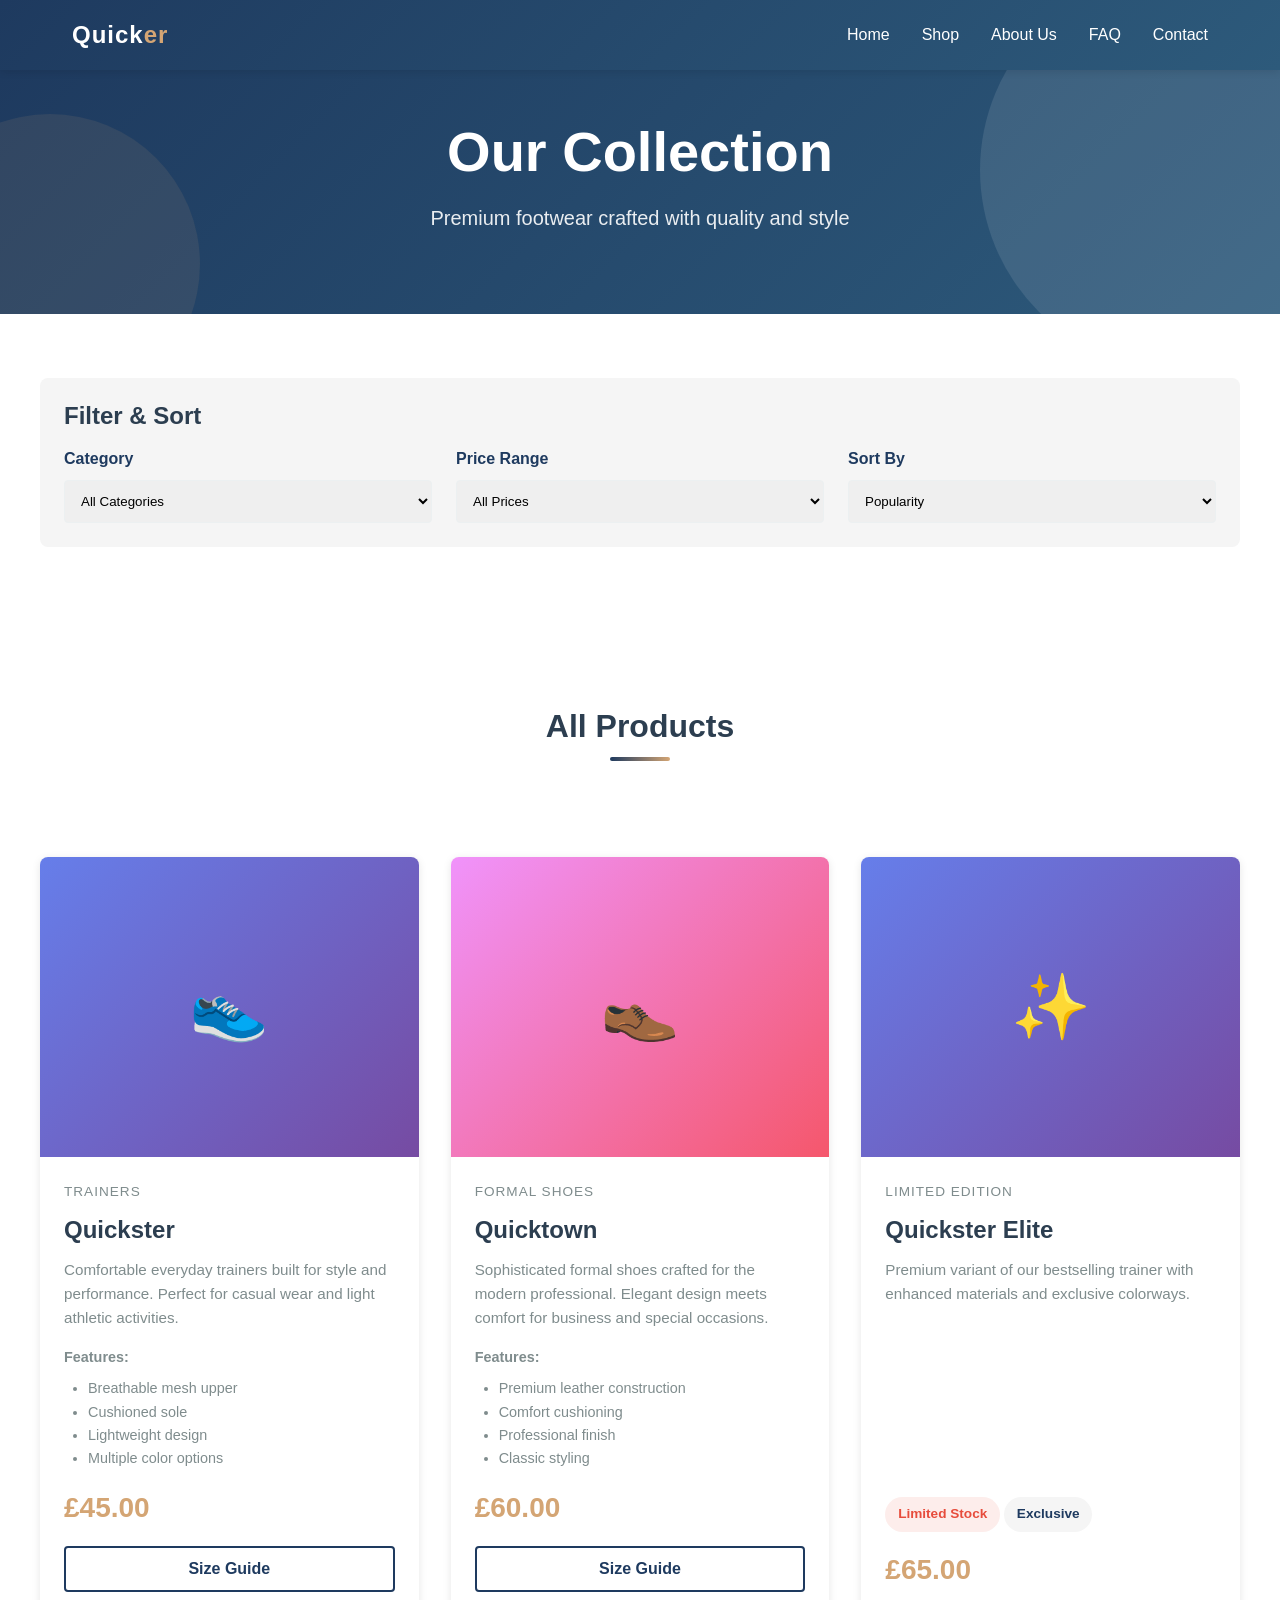
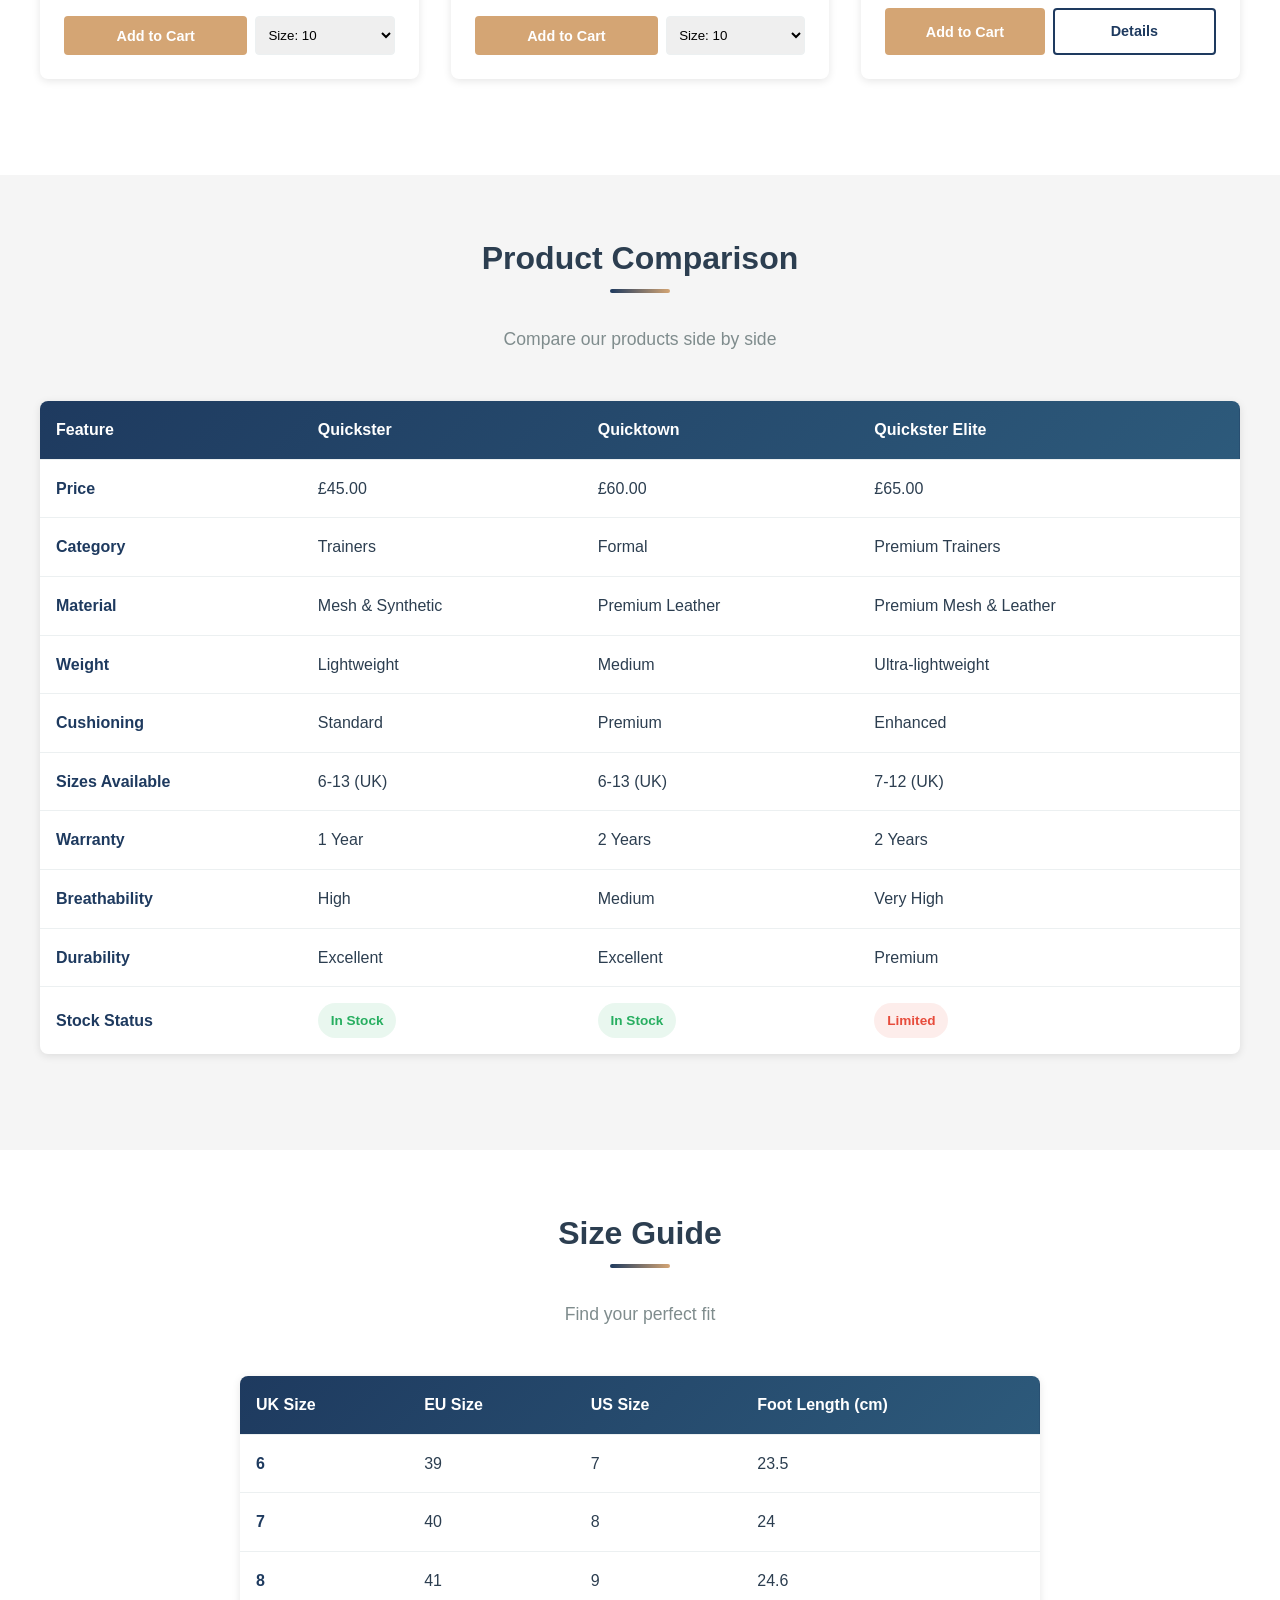
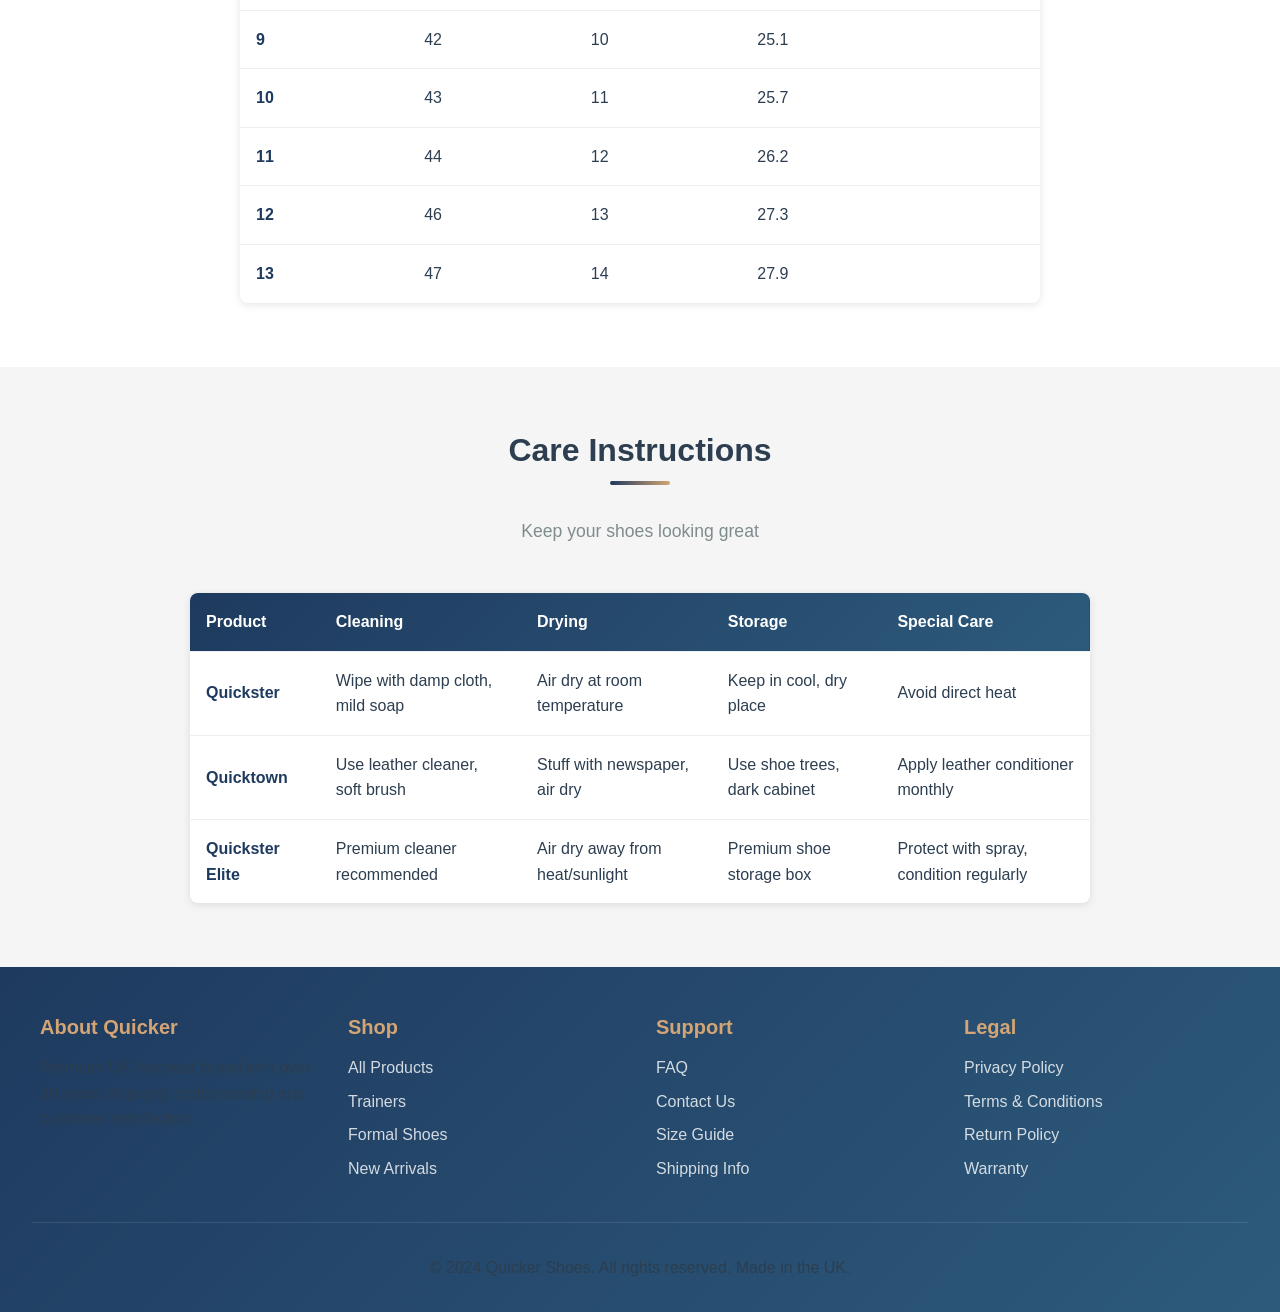
<file: shop.html>
<!DOCTYPE html>
<html lang="en">
<head>
  <meta charset="UTF-8">
  <meta name="viewport" content="width=device-width, initial-scale=1.0">
  <title>Shop - Quicker Shoes</title>
  <link rel="stylesheet" href="assets/css/style.css">
</head>
<body>
  <!-- HEADER & NAVIGATION -->
  <header>
    <div class="navbar">
      <div class="logo">Quick<span>er</span></div>
      <div class="hamburger">
        <span></span>
        <span></span>
        <span></span>
      </div>
      <nav>
        <ul>
          <li><a href="index.html">Home</a></li>
          <li><a href="shop.html">Shop</a></li>
          <li><a href="about.html">About Us</a></li>
          <li><a href="faq.html">FAQ</a></li>
          <li><a href="contact.html">Contact</a></li>
        </ul>
      </nav>
    </div>
  </header>

  <!-- PAGE HERO -->
  <section class="hero" style="padding: 3rem 2rem;">
    <div class="hero-content">
      <h1>Our Collection</h1>
      <p>Premium footwear crafted with quality and style</p>
    </div>
  </section>

  <!-- PRODUCT FILTERS -->
  <section>
    <div class="container">
      <div style="margin-bottom: 2rem; padding: 1.5rem; background: var(--light); border-radius: 8px;">
        <h3 style="margin-bottom: 1rem;">Filter & Sort</h3>
        <div style="display: grid; grid-template-columns: repeat(auto-fit, minmax(200px, 1fr)); gap: 1.5rem;">
          <div>
            <label style="display: block; margin-bottom: 0.5rem;">Category</label>
            <select style="width: 100%; padding: 0.75rem; border: 1px solid var(--border); border-radius: 4px;">
              <option>All Categories</option>
              <option>Trainers</option>
              <option>Formal Shoes</option>
            </select>
          </div>
          <div>
            <label style="display: block; margin-bottom: 0.5rem;">Price Range</label>
            <select style="width: 100%; padding: 0.75rem; border: 1px solid var(--border); border-radius: 4px;">
              <option>All Prices</option>
              <option>£0 - £50</option>
              <option>£50 - £100</option>
              <option>£100+</option>
            </select>
          </div>
          <div>
            <label style="display: block; margin-bottom: 0.5rem;">Sort By</label>
            <select style="width: 100%; padding: 0.75rem; border: 1px solid var(--border); border-radius: 4px;">
              <option>Popularity</option>
              <option>Newest</option>
              <option>Price: Low to High</option>
              <option>Price: High to Low</option>
            </select>
          </div>
        </div>
      </div>
    </div>
  </section>

  <!-- PRODUCT GRID -->
  <section>
    <div class="container">
      <div class="section-header">
        <h2>All Products</h2>
      </div>

      <div class="product-grid">
        <!-- Quickster - Card 1 -->
        <div class="product-card" id="quickster">
          <div class="product-image" data-emoji="👟"></div>
          <div class="product-info">
            <div class="product-category">Trainers</div>
            <div class="product-name">Quickster</div>
            <div class="product-description">
              Comfortable everyday trainers built for style and performance. Perfect for casual wear and light athletic activities.
            </div>
            <div class="product-specs">
              <strong>Features:</strong>
              <ul style="margin-left: 1.5rem; margin-top: 0.5rem;">
                <li>Breathable mesh upper</li>
                <li>Cushioned sole</li>
                <li>Lightweight design</li>
                <li>Multiple color options</li>
              </ul>
            </div>
            <div class="product-price">£45.00</div>
            <div style="margin-bottom: 1rem;">
              <button class="btn btn-outline" onclick="showSizeGuide()" style="width: 100%; margin-bottom: 0.5rem;">Size Guide</button>
            </div>
            <div class="product-footer">
              <button class="btn btn-primary" onclick="addToCart('Quickster', '£45.00')">Add to Cart</button>
              <select style="flex: 0.8; padding: 0.6rem 0.5rem; border: 1px solid var(--border); border-radius: 4px; cursor: pointer;">
                <option>Size: 10</option>
                <option>Size: 6</option>
                <option>Size: 7</option>
                <option>Size: 8</option>
                <option>Size: 9</option>
                <option>Size: 11</option>
                <option>Size: 12</option>
                <option>Size: 13</option>
              </select>
            </div>
          </div>
        </div>

        <!-- Quicktown - Card 2 -->
        <div class="product-card" id="quicktown">
          <div class="product-image" data-emoji="👞"></div>
          <div class="product-info">
            <div class="product-category">Formal Shoes</div>
            <div class="product-name">Quicktown</div>
            <div class="product-description">
              Sophisticated formal shoes crafted for the modern professional. Elegant design meets comfort for business and special occasions.
            </div>
            <div class="product-specs">
              <strong>Features:</strong>
              <ul style="margin-left: 1.5rem; margin-top: 0.5rem;">
                <li>Premium leather construction</li>
                <li>Comfort cushioning</li>
                <li>Professional finish</li>
                <li>Classic styling</li>
              </ul>
            </div>
            <div class="product-price">£60.00</div>
            <div style="margin-bottom: 1rem;">
              <button class="btn btn-outline" onclick="showSizeGuide()" style="width: 100%; margin-bottom: 0.5rem;">Size Guide</button>
            </div>
            <div class="product-footer">
              <button class="btn btn-primary" onclick="addToCart('Quicktown', '£60.00')">Add to Cart</button>
              <select style="flex: 0.8; padding: 0.6rem 0.5rem; border: 1px solid var(--border); border-radius: 4px; cursor: pointer;">
                <option>Size: 10</option>
                <option>Size: 6</option>
                <option>Size: 7</option>
                <option>Size: 8</option>
                <option>Size: 9</option>
                <option>Size: 11</option>
                <option>Size: 12</option>
                <option>Size: 13</option>
              </select>
            </div>
          </div>
        </div>

        <!-- Special Edition (Additional product for variety) -->
        <div class="product-card">
          <div class="product-image" data-emoji="✨"></div>
          <div class="product-info">
            <div class="product-category">Limited Edition</div>
            <div class="product-name">Quickster Elite</div>
            <div class="product-description">
              Premium variant of our bestselling trainer with enhanced materials and exclusive colorways.
            </div>
            <div class="product-specs">
              <span class="badge badge-warning">Limited Stock</span>
              <span class="badge">Exclusive</span>
            </div>
            <div class="product-price">£65.00</div>
            <div class="product-footer">
              <button class="btn btn-primary" onclick="addToCart('Quickster Elite', '£65.00')">Add to Cart</button>
              <a href="#" class="btn btn-outline">Details</a>
            </div>
          </div>
        </div>
      </div>
    </div>
  </section>

  <!-- COMPARISON TABLE -->
  <section style="background: var(--light);">
    <div class="container">
      <div class="section-header">
        <h2>Product Comparison</h2>
        <p>Compare our products side by side</p>
      </div>

      <table class="specs-table">
        <thead>
          <tr>
            <th>Feature</th>
            <th>Quickster</th>
            <th>Quicktown</th>
            <th>Quickster Elite</th>
          </tr>
        </thead>
        <tbody>
          <tr>
            <td class="label">Price</td>
            <td>£45.00</td>
            <td>£60.00</td>
            <td>£65.00</td>
          </tr>
          <tr>
            <td class="label">Category</td>
            <td>Trainers</td>
            <td>Formal</td>
            <td>Premium Trainers</td>
          </tr>
          <tr>
            <td class="label">Material</td>
            <td>Mesh & Synthetic</td>
            <td>Premium Leather</td>
            <td>Premium Mesh & Leather</td>
          </tr>
          <tr>
            <td class="label">Weight</td>
            <td>Lightweight</td>
            <td>Medium</td>
            <td>Ultra-lightweight</td>
          </tr>
          <tr>
            <td class="label">Cushioning</td>
            <td>Standard</td>
            <td>Premium</td>
            <td>Enhanced</td>
          </tr>
          <tr>
            <td class="label">Sizes Available</td>
            <td>6-13 (UK)</td>
            <td>6-13 (UK)</td>
            <td>7-12 (UK)</td>
          </tr>
          <tr>
            <td class="label">Warranty</td>
            <td>1 Year</td>
            <td>2 Years</td>
            <td>2 Years</td>
          </tr>
          <tr>
            <td class="label">Breathability</td>
            <td>High</td>
            <td>Medium</td>
            <td>Very High</td>
          </tr>
          <tr>
            <td class="label">Durability</td>
            <td>Excellent</td>
            <td>Excellent</td>
            <td>Premium</td>
          </tr>
          <tr>
            <td class="label">Stock Status</td>
            <td><span class="badge badge-success">In Stock</span></td>
            <td><span class="badge badge-success">In Stock</span></td>
            <td><span class="badge badge-warning">Limited</span></td>
          </tr>
        </tbody>
      </table>
    </div>
  </section>

  <!-- SIZE GUIDE TABLE -->
  <section>
    <div class="container">
      <div class="section-header">
        <h2>Size Guide</h2>
        <p>Find your perfect fit</p>
      </div>

      <table class="specs-table" style="max-width: 800px; margin: 0 auto;">
        <thead>
          <tr>
            <th>UK Size</th>
            <th>EU Size</th>
            <th>US Size</th>
            <th>Foot Length (cm)</th>
          </tr>
        </thead>
        <tbody>
          <tr>
            <td class="label">6</td>
            <td>39</td>
            <td>7</td>
            <td>23.5</td>
          </tr>
          <tr>
            <td class="label">7</td>
            <td>40</td>
            <td>8</td>
            <td>24</td>
          </tr>
          <tr>
            <td class="label">8</td>
            <td>41</td>
            <td>9</td>
            <td>24.6</td>
          </tr>
          <tr>
            <td class="label">9</td>
            <td>42</td>
            <td>10</td>
            <td>25.1</td>
          </tr>
          <tr>
            <td class="label">10</td>
            <td>43</td>
            <td>11</td>
            <td>25.7</td>
          </tr>
          <tr>
            <td class="label">11</td>
            <td>44</td>
            <td>12</td>
            <td>26.2</td>
          </tr>
          <tr>
            <td class="label">12</td>
            <td>46</td>
            <td>13</td>
            <td>27.3</td>
          </tr>
          <tr>
            <td class="label">13</td>
            <td>47</td>
            <td>14</td>
            <td>27.9</td>
          </tr>
        </tbody>
      </table>
    </div>
  </section>

  <!-- CARE INSTRUCTIONS TABLE -->
  <section style="background: var(--light);">
    <div class="container">
      <div class="section-header">
        <h2>Care Instructions</h2>
        <p>Keep your shoes looking great</p>
      </div>

      <table class="specs-table" style="max-width: 900px; margin: 0 auto;">
        <thead>
          <tr>
            <th>Product</th>
            <th>Cleaning</th>
            <th>Drying</th>
            <th>Storage</th>
            <th>Special Care</th>
          </tr>
        </thead>
        <tbody>
          <tr>
            <td class="label">Quickster</td>
            <td>Wipe with damp cloth, mild soap</td>
            <td>Air dry at room temperature</td>
            <td>Keep in cool, dry place</td>
            <td>Avoid direct heat</td>
          </tr>
          <tr>
            <td class="label">Quicktown</td>
            <td>Use leather cleaner, soft brush</td>
            <td>Stuff with newspaper, air dry</td>
            <td>Use shoe trees, dark cabinet</td>
            <td>Apply leather conditioner monthly</td>
          </tr>
          <tr>
            <td class="label">Quickster Elite</td>
            <td>Premium cleaner recommended</td>
            <td>Air dry away from heat/sunlight</td>
            <td>Premium shoe storage box</td>
            <td>Protect with spray, condition regularly</td>
          </tr>
        </tbody>
      </table>
    </div>
  </section>

  <!-- FOOTER -->
  <footer>
    <div class="footer-content">
      <div class="footer-section">
        <h4>About Quicker</h4>
        <p>Premium UK footwear brand with over 30 years of quality craftsmanship and customer satisfaction.</p>
      </div>
      <div class="footer-section">
        <h4>Shop</h4>
        <ul>
          <li><a href="shop.html">All Products</a></li>
          <li><a href="shop.html">Trainers</a></li>
          <li><a href="shop.html">Formal Shoes</a></li>
          <li><a href="shop.html">New Arrivals</a></li>
        </ul>
      </div>
      <div class="footer-section">
        <h4>Support</h4>
        <ul>
          <li><a href="faq.html">FAQ</a></li>
          <li><a href="contact.html">Contact Us</a></li>
          <li><a href="#">Size Guide</a></li>
          <li><a href="#">Shipping Info</a></li>
        </ul>
      </div>
      <div class="footer-section">
        <h4>Legal</h4>
        <ul>
          <li><a href="#">Privacy Policy</a></li>
          <li><a href="#">Terms & Conditions</a></li>
          <li><a href="#">Return Policy</a></li>
          <li><a href="#">Warranty</a></li>
        </ul>
      </div>
    </div>
    <div class="footer-bottom">
      <p>&copy; 2024 Quicker Shoes. All rights reserved. Made in the UK.</p>
    </div>
  </footer>

  <script src="assets/js/script.js"></script>
</body>
</html>
</file>
<file: assets/css/style.css>
/* ============================================
   QUICKER SHOES - Global Styles
   ============================================ */

* {
  margin: 0;
  padding: 0;
  box-sizing: border-box;
}

:root {
  --primary: #1e3a5f;
  --secondary: #2d5a7b;
  --accent: #d4a574;
  --light: #f5f5f5;
  --dark: #1a1a1a;
  --success: #27ae60;
  --warning: #e74c3c;
  --text-dark: #2c3e50;
  --text-light: #7f8c8d;
  --border: #ecf0f1;
  --spacing: 1rem;
}

html {
  scroll-behavior: smooth;
}

body {
  font-family: 'Segoe UI', Tahoma, Geneva, Verdana, sans-serif;
  line-height: 1.6;
  color: var(--text-dark);
  background-color: #fff;
}

/* Typography */
h1, h2, h3, h4, h5, h6 {
  font-weight: 700;
  line-height: 1.2;
  margin-bottom: 1rem;
}

h1 { font-size: 3rem; }
h2 { font-size: 2rem; }
h3 { font-size: 1.5rem; }
h4 { font-size: 1.25rem; }

a {
  color: var(--primary);
  text-decoration: none;
  transition: color 0.3s ease;
}

a:hover {
  color: var(--accent);
}

p {
  margin-bottom: 1rem;
  color: var(--text-dark);
}

/* ============================================
   BUTTONS
   ============================================ */

.btn {
  display: inline-block;
  padding: 0.75rem 1.75rem;
  border: none;
  border-radius: 4px;
  font-size: 1rem;
  font-weight: 600;
  cursor: pointer;
  transition: all 0.3s ease;
  text-align: center;
}

.btn-primary {
  background-color: var(--accent);
  color: white;
}

.btn-primary:hover {
  background-color: #c0945e;
  transform: translateY(-2px);
  box-shadow: 0 4px 12px rgba(212, 165, 116, 0.3);
}

.btn-secondary {
  background-color: var(--primary);
  color: white;
}

.btn-secondary:hover {
  background-color: var(--secondary);
  transform: translateY(-2px);
}

.btn-outline {
  background-color: transparent;
  color: var(--primary);
  border: 2px solid var(--primary);
}

.btn-outline:hover {
  background-color: var(--primary);
  color: white;
}

/* ============================================
   HEADER & NAVIGATION
   ============================================ */

header {
  background: linear-gradient(135deg, var(--primary) 0%, var(--secondary) 100%);
  color: white;
  padding: 1rem 0;
  box-shadow: 0 2px 8px rgba(0, 0, 0, 0.1);
  position: sticky;
  top: 0;
  z-index: 100;
}

.navbar {
  max-width: 1200px;
  margin: 0 auto;
  padding: 0 2rem;
  display: flex;
  justify-content: space-between;
  align-items: center;
}

.logo {
  font-size: 1.5rem;
  font-weight: 700;
  letter-spacing: 1px;
}

.logo span {
  color: var(--accent);
}

nav ul {
  list-style: none;
  display: flex;
  gap: 2rem;
}

nav a {
  color: white;
  font-weight: 500;
  position: relative;
}

nav a:hover {
  color: var(--accent);
}

nav a::after {
  content: '';
  position: absolute;
  bottom: -5px;
  left: 0;
  width: 0;
  height: 2px;
  background-color: var(--accent);
  transition: width 0.3s ease;
}

nav a:hover::after {
  width: 100%;
}

.hamburger {
  display: none;
  flex-direction: column;
  gap: 5px;
  cursor: pointer;
}

.hamburger span {
  width: 25px;
  height: 3px;
  background-color: white;
  border-radius: 2px;
  transition: all 0.3s ease;
}

/* ============================================
   HERO SECTION
   ============================================ */

.hero {
  background: linear-gradient(135deg, var(--primary) 0%, var(--secondary) 100%);
  color: white;
  padding: 6rem 2rem;
  text-align: center;
  position: relative;
  overflow: hidden;
}

.hero::before {
  content: '';
  position: absolute;
  top: 0;
  right: 0;
  width: 400px;
  height: 400px;
  background: rgba(255, 255, 255, 0.1);
  border-radius: 50%;
  transform: translate(100px, -100px);
}

.hero::after {
  content: '';
  position: absolute;
  bottom: 0;
  left: 0;
  width: 300px;
  height: 300px;
  background: rgba(212, 165, 116, 0.1);
  border-radius: 50%;
  transform: translate(-100px, 100px);
}

.hero-content {
  max-width: 800px;
  margin: 0 auto;
  position: relative;
  z-index: 2;
}

.hero h1 {
  font-size: 3.5rem;
  margin-bottom: 1rem;
  animation: fadeInDown 0.8s ease;
}

.hero p {
  font-size: 1.25rem;
  margin-bottom: 2rem;
  color: rgba(255, 255, 255, 0.9);
  animation: fadeInUp 0.8s ease 0.2s both;
}

.hero-cta {
  display: flex;
  gap: 1rem;
  justify-content: center;
  flex-wrap: wrap;
  animation: fadeInUp 0.8s ease 0.4s both;
}

/* ============================================
   PRODUCT CARDS
   ============================================ */

.product-grid {
  display: grid;
  grid-template-columns: repeat(auto-fit, minmax(300px, 1fr));
  gap: 2rem;
  padding: 2rem 0;
}

.product-card {
  background: white;
  border-radius: 8px;
  overflow: hidden;
  box-shadow: 0 2px 8px rgba(0, 0, 0, 0.1);
  transition: all 0.3s ease;
  display: flex;
  flex-direction: column;
}

.product-card:hover {
  transform: translateY(-8px);
  box-shadow: 0 8px 24px rgba(0, 0, 0, 0.15);
}

.product-image {
  width: 100%;
  height: 300px;
  background: linear-gradient(135deg, #667eea 0%, #764ba2 100%);
  display: flex;
  align-items: center;
  justify-content: center;
  color: white;
  font-size: 4rem;
  position: relative;
  overflow: hidden;
}

.product-card:nth-child(1) .product-image {
  background: linear-gradient(135deg, #667eea 0%, #764ba2 100%);
}

.product-card:nth-child(2) .product-image {
  background: linear-gradient(135deg, #f093fb 0%, #f5576c 100%);
}

.product-image::after {
  content: attr(data-emoji);
}

.product-info {
  padding: 1.5rem;
  flex-grow: 1;
  display: flex;
  flex-direction: column;
}

.product-category {
  font-size: 0.85rem;
  color: var(--text-light);
  text-transform: uppercase;
  letter-spacing: 1px;
  margin-bottom: 0.5rem;
}

.product-name {
  font-size: 1.5rem;
  font-weight: 700;
  margin-bottom: 0.5rem;
}

.product-description {
  color: var(--text-light);
  font-size: 0.95rem;
  margin-bottom: 1rem;
  flex-grow: 1;
}

.product-specs {
  font-size: 0.9rem;
  color: var(--text-light);
  margin-bottom: 1rem;
}

.product-price {
  font-size: 1.75rem;
  font-weight: 700;
  color: var(--accent);
  margin-bottom: 1rem;
}

.product-footer {
  display: flex;
  gap: 0.5rem;
}

.product-footer .btn {
  flex: 1;
  padding: 0.6rem 1rem;
  font-size: 0.9rem;
}

/* ============================================
   TABLES & SPECS
   ============================================ */

.specs-table {
  width: 100%;
  border-collapse: collapse;
  margin: 2rem 0;
  background: white;
  box-shadow: 0 2px 8px rgba(0, 0, 0, 0.1);
  border-radius: 8px;
  overflow: hidden;
}

.specs-table thead {
  background: linear-gradient(135deg, var(--primary) 0%, var(--secondary) 100%);
  color: white;
}

.specs-table th,
.specs-table td {
  padding: 1rem;
  text-align: left;
  border-bottom: 1px solid var(--border);
}

.specs-table tbody tr:hover {
  background-color: var(--light);
}

.specs-table tbody tr:last-child td {
  border-bottom: none;
}

.specs-table .label {
  font-weight: 600;
  color: var(--primary);
}

/* ============================================
   SECTIONS
   ============================================ */

section {
  padding: 4rem 2rem;
}

.section-header {
  max-width: 1200px;
  margin: 0 auto 3rem;
  text-align: center;
}

.section-header h2 {
  position: relative;
  display: inline-block;
  padding-bottom: 1rem;
}

.section-header h2::after {
  content: '';
  position: absolute;
  bottom: 0;
  left: 50%;
  transform: translateX(-50%);
  width: 60px;
  height: 4px;
  background: linear-gradient(90deg, var(--primary), var(--accent));
  border-radius: 2px;
}

.section-header p {
  color: var(--text-light);
  font-size: 1.1rem;
  margin-top: 1rem;
}

.container {
  max-width: 1200px;
  margin: 0 auto;
}

/* ============================================
   ABOUT SECTION
   ============================================ */

.about-grid {
  display: grid;
  grid-template-columns: 1fr 1fr;
  gap: 3rem;
  align-items: center;
}

.about-image {
  width: 100%;
  height: 400px;
  background: linear-gradient(135deg, var(--primary) 0%, var(--secondary) 100%);
  border-radius: 8px;
  display: flex;
  align-items: center;
  justify-content: center;
  color: white;
  font-size: 5rem;
}

.about-content h3 {
  color: var(--primary);
  margin-bottom: 1rem;
}

.values-grid {
  display: grid;
  grid-template-columns: repeat(auto-fit, minmax(200px, 1fr));
  gap: 2rem;
  margin-top: 2rem;
}

.value-card {
  text-align: center;
  padding: 1.5rem;
  border-radius: 8px;
  background: var(--light);
  transition: all 0.3s ease;
}

.value-card:hover {
  background: white;
  box-shadow: 0 4px 12px rgba(0, 0, 0, 0.1);
  transform: translateY(-4px);
}

.value-icon {
  font-size: 2.5rem;
  margin-bottom: 1rem;
}

.value-card h4 {
  color: var(--primary);
  margin-bottom: 0.5rem;
}

.value-card p {
  color: var(--text-light);
  font-size: 0.9rem;
}

/* ============================================
   FAQ SECTION
   ============================================ */

.faq-container {
  max-width: 800px;
  margin: 0 auto;
}

.faq-item {
  border: 1px solid var(--border);
  border-radius: 8px;
  margin-bottom: 1rem;
  overflow: hidden;
}

.faq-question {
  padding: 1.5rem;
  background: white;
  cursor: pointer;
  display: flex;
  justify-content: space-between;
  align-items: center;
  font-weight: 600;
  color: var(--primary);
  transition: all 0.3s ease;
}

.faq-question:hover {
  background: var(--light);
  padding-left: 2rem;
}

.faq-toggle {
  font-size: 1.5rem;
  transition: transform 0.3s ease;
}

.faq-item.active .faq-toggle {
  transform: rotate(180deg);
}

.faq-answer {
  max-height: 0;
  overflow: hidden;
  transition: max-height 0.3s ease;
  background: var(--light);
}

.faq-item.active .faq-answer {
  max-height: 500px;
  padding: 1.5rem;
  border-top: 1px solid var(--border);
}

/* ============================================
   CONTACT FORM
   ============================================ */

.contact-grid {
  display: grid;
  grid-template-columns: 1fr 1fr;
  gap: 3rem;
}

.contact-info {
  display: flex;
  flex-direction: column;
  gap: 2rem;
}

.contact-item {
  display: flex;
  gap: 1.5rem;
}

.contact-icon {
  font-size: 2rem;
  color: var(--accent);
  min-width: 50px;
}

.contact-text h4 {
  color: var(--primary);
  margin-bottom: 0.25rem;
}

.contact-text p {
  color: var(--text-light);
  margin: 0;
}

form {
  display: flex;
  flex-direction: column;
  gap: 1.5rem;
}

.form-group {
  display: flex;
  flex-direction: column;
}

label {
  font-weight: 600;
  margin-bottom: 0.5rem;
  color: var(--primary);
}

input,
textarea {
  padding: 0.75rem;
  border: 1px solid var(--border);
  border-radius: 4px;
  font-family: inherit;
  font-size: 1rem;
  transition: all 0.3s ease;
}

input:focus,
textarea:focus {
  outline: none;
  border-color: var(--accent);
  box-shadow: 0 0 0 3px rgba(212, 165, 116, 0.1);
}

textarea {
  resize: vertical;
  min-height: 120px;
}

/* ============================================
   FEATURES SECTION
   ============================================ */

.features-grid {
  display: grid;
  grid-template-columns: repeat(auto-fit, minmax(250px, 1fr));
  gap: 2rem;
}

.feature-card {
  text-align: center;
  padding: 2rem;
  background: var(--light);
  border-radius: 8px;
  transition: all 0.3s ease;
}

.feature-card:hover {
  background: white;
  box-shadow: 0 4px 12px rgba(0, 0, 0, 0.1);
  transform: translateY(-4px);
}

.feature-icon {
  font-size: 3rem;
  margin-bottom: 1rem;
}

.feature-card h3 {
  color: var(--primary);
}

.feature-card p {
  color: var(--text-light);
}

/* ============================================
   FOOTER
   ============================================ */

footer {
  background: linear-gradient(135deg, var(--primary) 0%, var(--secondary) 100%);
  color: white;
  padding: 3rem 2rem 1rem;
}

.footer-content {
  max-width: 1200px;
  margin: 0 auto;
  display: grid;
  grid-template-columns: repeat(auto-fit, minmax(250px, 1fr));
  gap: 2rem;
  margin-bottom: 2rem;
}

.footer-section h4 {
  color: var(--accent);
  margin-bottom: 1rem;
}

.footer-section ul {
  list-style: none;
}

.footer-section ul li {
  margin-bottom: 0.5rem;
}

.footer-section a {
  color: rgba(255, 255, 255, 0.8);
}

.footer-section a:hover {
  color: var(--accent);
}

.footer-bottom {
  border-top: 1px solid rgba(255, 255, 255, 0.1);
  padding-top: 2rem;
  text-align: center;
  color: rgba(255, 255, 255, 0.7);
}

/* ============================================
   RESPONSIVE DESIGN
   ============================================ */

@media (max-width: 768px) {
  h1 { font-size: 2rem; }
  h2 { font-size: 1.5rem; }
  h3 { font-size: 1.25rem; }

  nav ul {
    display: none;
    flex-direction: column;
    position: absolute;
    top: 100%;
    left: 0;
    right: 0;
    background: var(--primary);
    padding: 2rem;
    gap: 1rem;
  }

  nav ul.active {
    display: flex;
  }

  .hamburger {
    display: flex;
  }

  .hero {
    padding: 3rem 1.5rem;
  }

  .hero h1 {
    font-size: 2rem;
  }

  .hero p {
    font-size: 1rem;
  }

  .hero-cta {
    flex-direction: column;
  }

  .hero-cta .btn {
    width: 100%;
  }

  .about-grid {
    grid-template-columns: 1fr;
  }

  .contact-grid {
    grid-template-columns: 1fr;
  }

  .product-grid {
    grid-template-columns: 1fr;
  }

  section {
    padding: 2rem 1rem;
  }

  .specs-table {
    font-size: 0.9rem;
  }

  .specs-table th,
  .specs-table td {
    padding: 0.75rem 0.5rem;
  }
}

/* ============================================
   ANIMATIONS
   ============================================ */

@keyframes fadeInDown {
  from {
    opacity: 0;
    transform: translateY(-20px);
  }
  to {
    opacity: 1;
    transform: translateY(0);
  }
}

@keyframes fadeInUp {
  from {
    opacity: 0;
    transform: translateY(20px);
  }
  to {
    opacity: 1;
    transform: translateY(0);
  }
}

@keyframes slideIn {
  from {
    opacity: 0;
    transform: translateX(-20px);
  }
  to {
    opacity: 1;
    transform: translateX(0);
  }
}

/* Utility Classes */
.text-center {
  text-align: center;
}

.text-muted {
  color: var(--text-light);
}

.mt-2 { margin-top: 2rem; }
.mb-2 { margin-bottom: 2rem; }
.py-2 { padding: 2rem 0; }

.badge {
  display: inline-block;
  padding: 0.4rem 0.8rem;
  border-radius: 20px;
  font-size: 0.85rem;
  font-weight: 600;
  background: var(--light);
  color: var(--primary);
}

.badge-success {
  background: rgba(39, 174, 96, 0.1);
  color: var(--success);
}

.badge-warning {
  background: rgba(231, 76, 60, 0.1);
  color: var(--warning);
}
</file>
